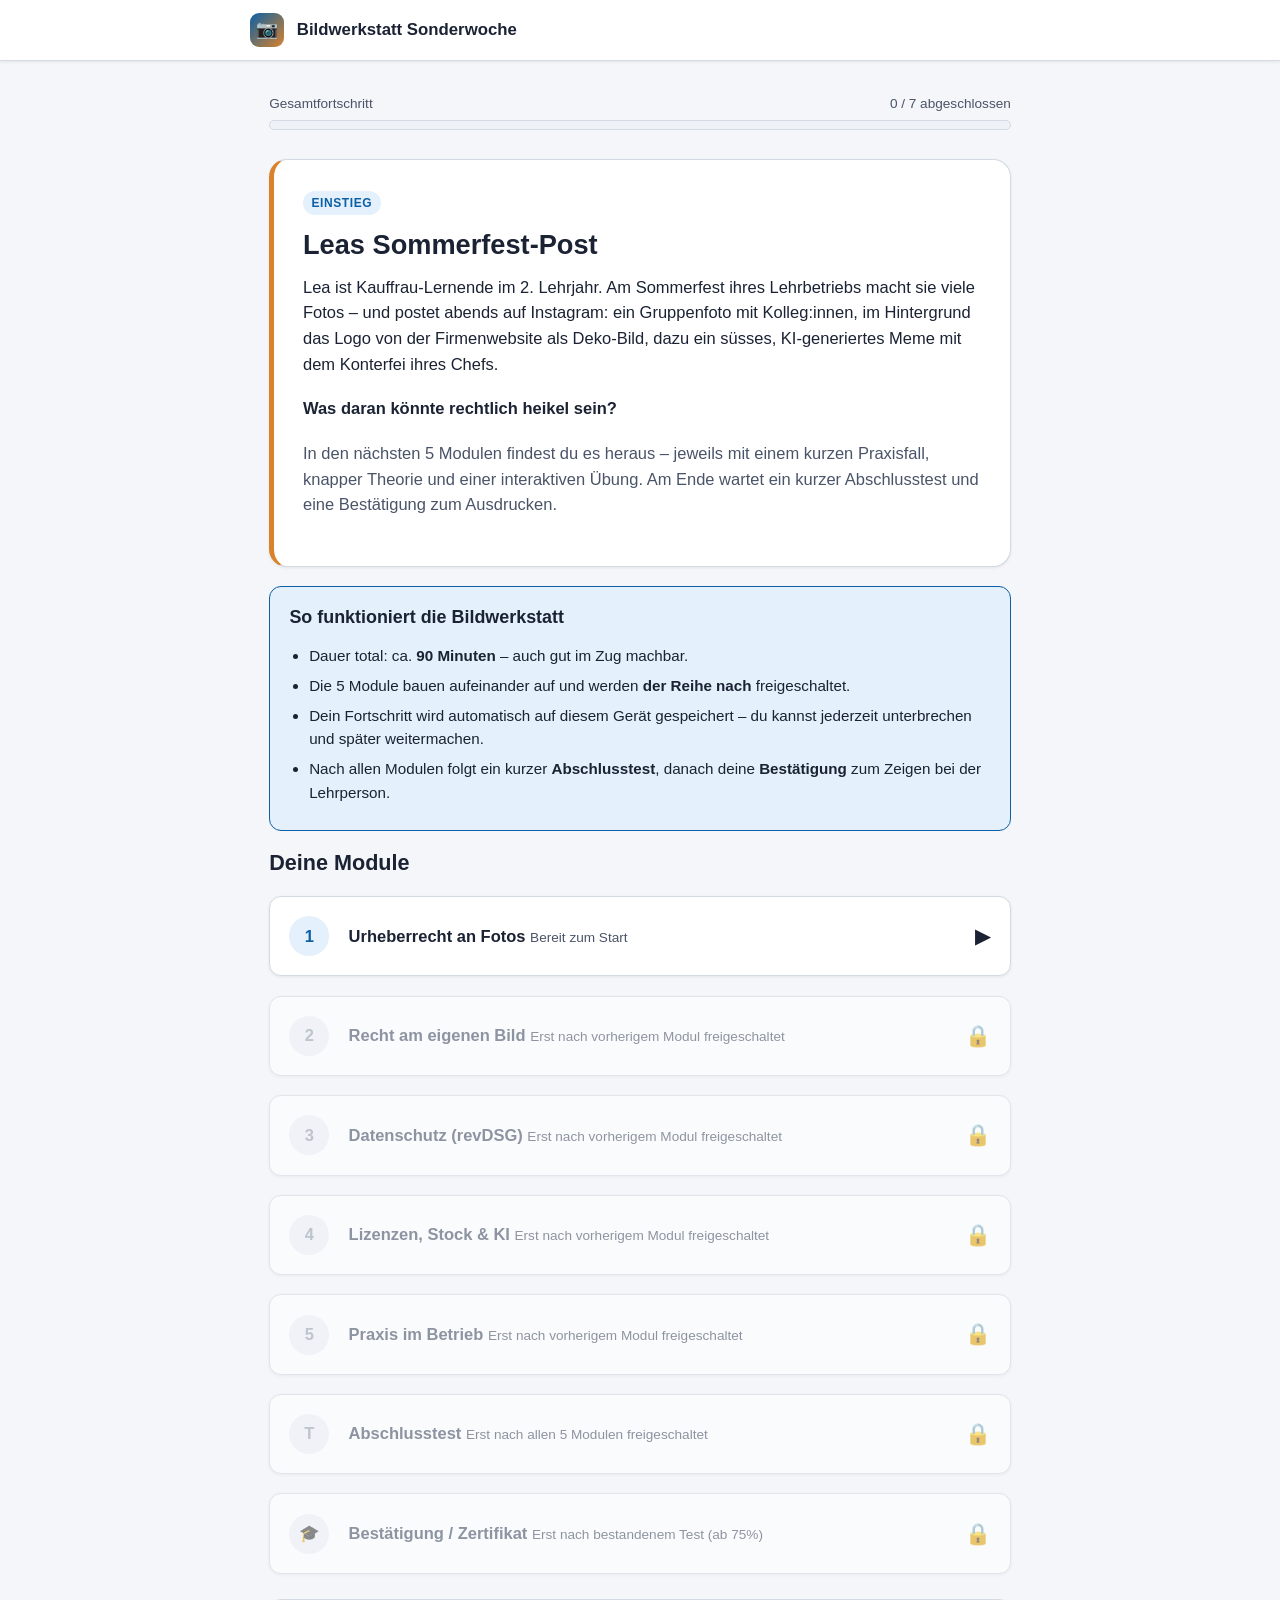
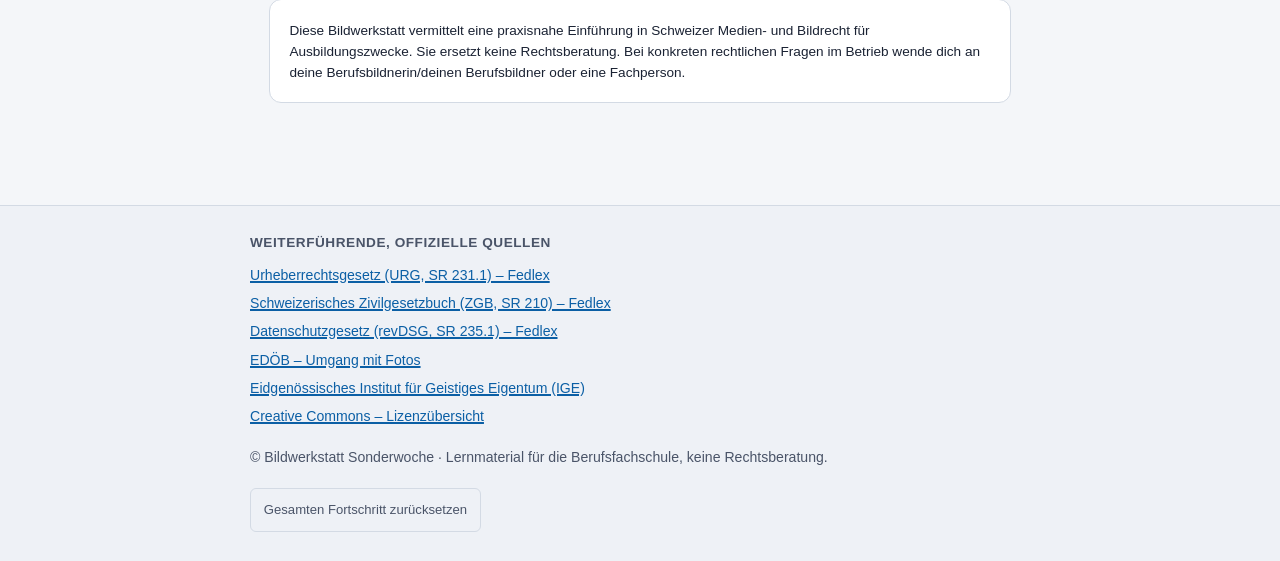
<file: index.html>
<!DOCTYPE html>
<html lang="de">
<head>
<meta charset="UTF-8">
<meta name="viewport" content="width=device-width, initial-scale=1, viewport-fit=cover">
<title>Bildwerkstatt Sonderwoche – Schweizer Medien- und Bildrecht</title>
<meta name="description" content="Interaktive Bildwerkstatt für KV-Lernende: Urheberrecht, Recht am eigenen Bild, Datenschutz, Lizenzen und KI-Bilder – praxisnah nach Schweizer Recht.">
<link rel="stylesheet" href="assets/css/style.css">
</head>
<body>
<a class="skip-link" href="#main">Zum Inhalt springen</a>

<header class="site-header">
  <div class="site-header__inner">
    <a class="brand" href="index.html">
      <span class="brand__mark" aria-hidden="true">📷</span>
      Bildwerkstatt Sonderwoche
    </a>
  </div>
</header>

<main id="main">

  <div class="progress-wrap">
    <div id="progress-bar-container"></div>
  </div>

  <section class="card card--scenario">
    <span class="tag">Einstieg</span>
    <h1>Leas Sommerfest-Post</h1>
    <p>
      Lea ist Kauffrau-Lernende im 2. Lehrjahr. Am Sommerfest ihres Lehrbetriebs macht
      sie viele Fotos – und postet abends auf Instagram: ein Gruppenfoto mit
      Kolleg:innen, im Hintergrund das Logo von der Firmenwebsite als Deko-Bild, dazu
      ein süsses, KI-generiertes Meme mit dem Konterfei ihres Chefs.
    </p>
    <p><strong>Was daran könnte rechtlich heikel sein?</strong></p>
    <p class="text-muted">
      In den nächsten 5 Modulen findest du es heraus – jeweils mit einem kurzen
      Praxisfall, knapper Theorie und einer interaktiven Übung. Am Ende wartet ein
      kurzer Abschlusstest und eine Bestätigung zum Ausdrucken.
    </p>
  </section>

  <section class="box box--info">
    <h3>So funktioniert die Bildwerkstatt</h3>
    <ul>
      <li>Dauer total: ca. <strong>90 Minuten</strong> – auch gut im Zug machbar.</li>
      <li>Die 5 Module bauen aufeinander auf und werden <strong>der Reihe nach</strong> freigeschaltet.</li>
      <li>Dein Fortschritt wird automatisch auf diesem Gerät gespeichert – du kannst
        jederzeit unterbrechen und später weitermachen.</li>
      <li>Nach allen Modulen folgt ein kurzer <strong>Abschlusstest</strong>, danach
        deine <strong>Bestätigung</strong> zum Zeigen bei der Lehrperson.</li>
    </ul>
  </section>

  <h2>Deine Module</h2>
  <ul class="module-list" id="module-list"></ul>

  <div class="disclaimer">
    Diese Bildwerkstatt vermittelt eine praxisnahe Einführung in Schweizer Medien- und
    Bildrecht für Ausbildungszwecke. Sie ersetzt keine Rechtsberatung. Bei konkreten
    rechtlichen Fragen im Betrieb wende dich an deine Berufsbildnerin/deinen
    Berufsbildner oder eine Fachperson.
  </div>

</main>

<footer class="site-footer">
  <div class="site-footer__inner">
    <h4>Weiterführende, offizielle Quellen</h4>
    <ul>
      <li><a href="https://www.fedlex.admin.ch/eli/cc/1993/1798_1798_1798/de" target="_blank" rel="noopener">Urheberrechtsgesetz (URG, SR 231.1) – Fedlex</a></li>
      <li><a href="https://www.fedlex.admin.ch/eli/cc/24/233_245_233/de" target="_blank" rel="noopener">Schweizerisches Zivilgesetzbuch (ZGB, SR 210) – Fedlex</a></li>
      <li><a href="https://www.fedlex.admin.ch/eli/cc/2022/491/de" target="_blank" rel="noopener">Datenschutzgesetz (revDSG, SR 235.1) – Fedlex</a></li>
      <li><a href="https://www.edoeb.admin.ch/de/umgang-mit-fotos" target="_blank" rel="noopener">EDÖB – Umgang mit Fotos</a></li>
      <li><a href="https://www.ige.ch" target="_blank" rel="noopener">Eidgenössisches Institut für Geistiges Eigentum (IGE)</a></li>
      <li><a href="https://creativecommons.org/licenses/" target="_blank" rel="noopener">Creative Commons – Lizenzübersicht</a></li>
    </ul>
    <p>© Bildwerkstatt Sonderwoche · Lernmaterial für die Berufsfachschule, keine Rechtsberatung.</p>
    <button class="reset-btn" id="reset-btn" type="button">Gesamten Fortschritt zurücksetzen</button>
  </div>
</footer>

<script type="module">
  import { renderProgressBar, renderModuleList, setupResetButton } from "./assets/js/progress.js";
  renderProgressBar(document.getElementById("progress-bar-container"), "Gesamtfortschritt");
  renderModuleList(document.getElementById("module-list"));
  setupResetButton(document.getElementById("reset-btn"));
</script>
</body>
</html>
</file>
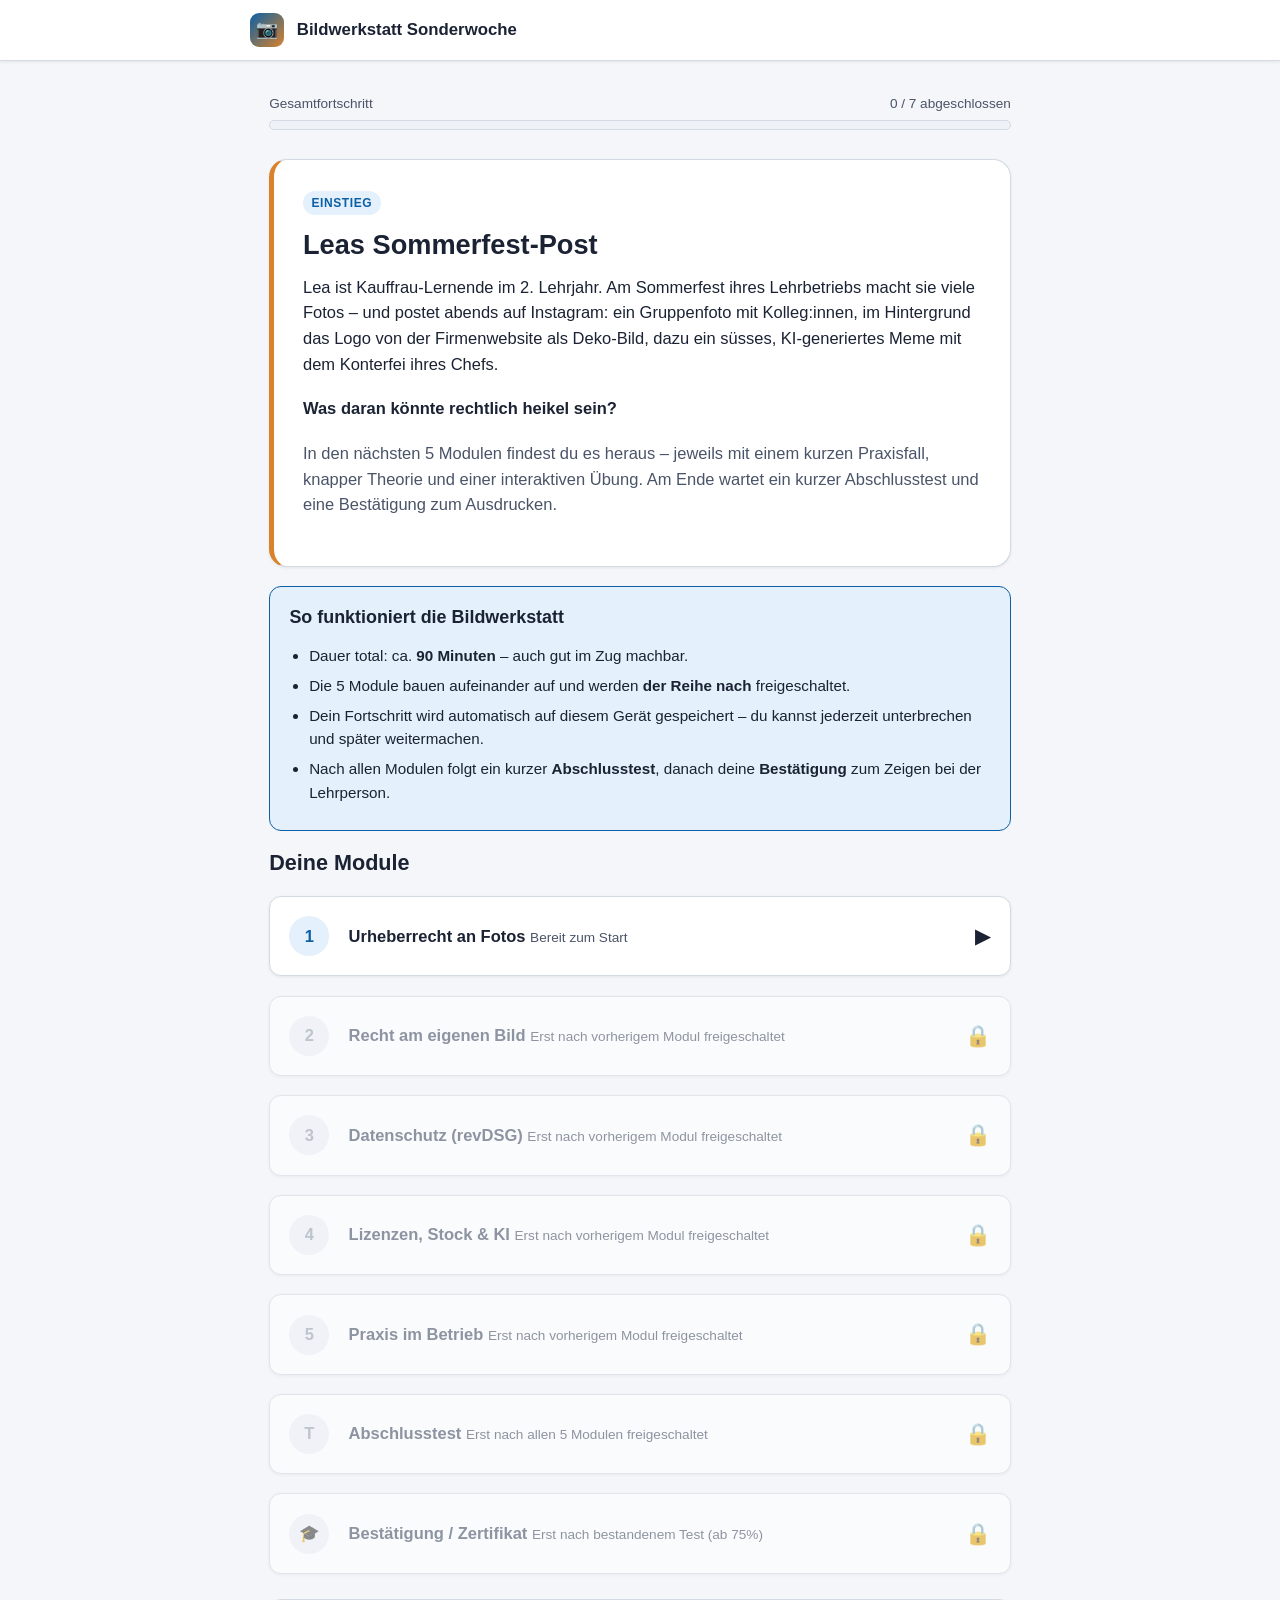
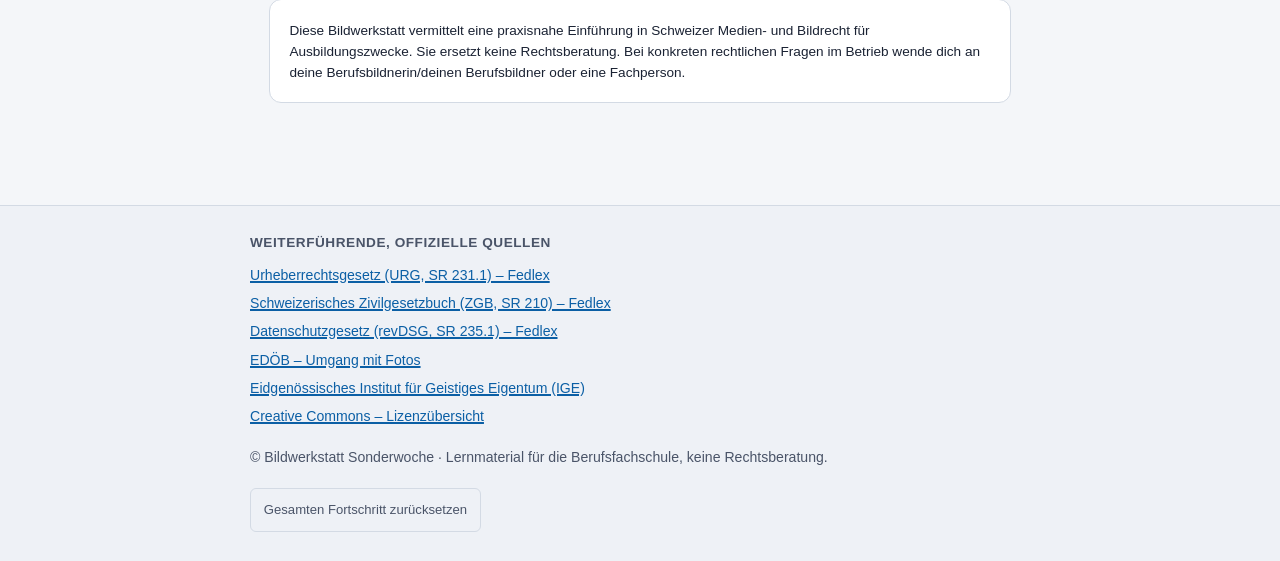
<file: zertifikat.html>
<!DOCTYPE html>
<html lang="de">
<head>
<meta charset="UTF-8">
<meta name="viewport" content="width=device-width, initial-scale=1, viewport-fit=cover">
<title>Bestätigung – Bildwerkstatt Sonderwoche</title>
<meta name="description" content="Bestätigung über den erfolgreichen Abschluss der Bildwerkstatt Sonderwoche.">
<link rel="stylesheet" href="assets/css/style.css">
</head>
<body>
<a class="skip-link" href="#main">Zum Inhalt springen</a>

<header class="site-header no-print">
  <div class="site-header__inner">
    <a class="brand" href="index.html">
      <span class="brand__mark" aria-hidden="true">📷</span>
      Bildwerkstatt Sonderwoche
    </a>
    <a class="home-link" href="index.html">← Übersicht</a>
  </div>
</header>

<main id="main">
  <div class="module-breadcrumb no-print">Bestätigung / Zertifikat</div>

  <div id="cert-root"></div>

</main>

<footer class="site-footer">
  <div class="site-footer__inner">
    <div class="disclaimer">
      Diese Bildwerkstatt vermittelt eine praxisnahe Einführung in Schweizer Medien-
      und Bildrecht für Ausbildungszwecke. Sie ersetzt keine Rechtsberatung. Bei
      konkreten rechtlichen Fragen im Betrieb wende dich an deine
      Berufsbildnerin/deinen Berufsbildner oder eine Fachperson.
    </div>
    <button class="reset-btn no-print" id="reset-btn" type="button">Gesamten Fortschritt zurücksetzen</button>
  </div>
</footer>

<script type="module">
  import { setupResetButton, enforceUnlock } from "./assets/js/progress.js";
  import { initCertificate } from "./assets/js/certificate.js";

  if (enforceUnlock("cert")) {
    setupResetButton(document.getElementById("reset-btn"));
    initCertificate(document.getElementById("cert-root"));
  }
</script>
</body>
</html>
</file>
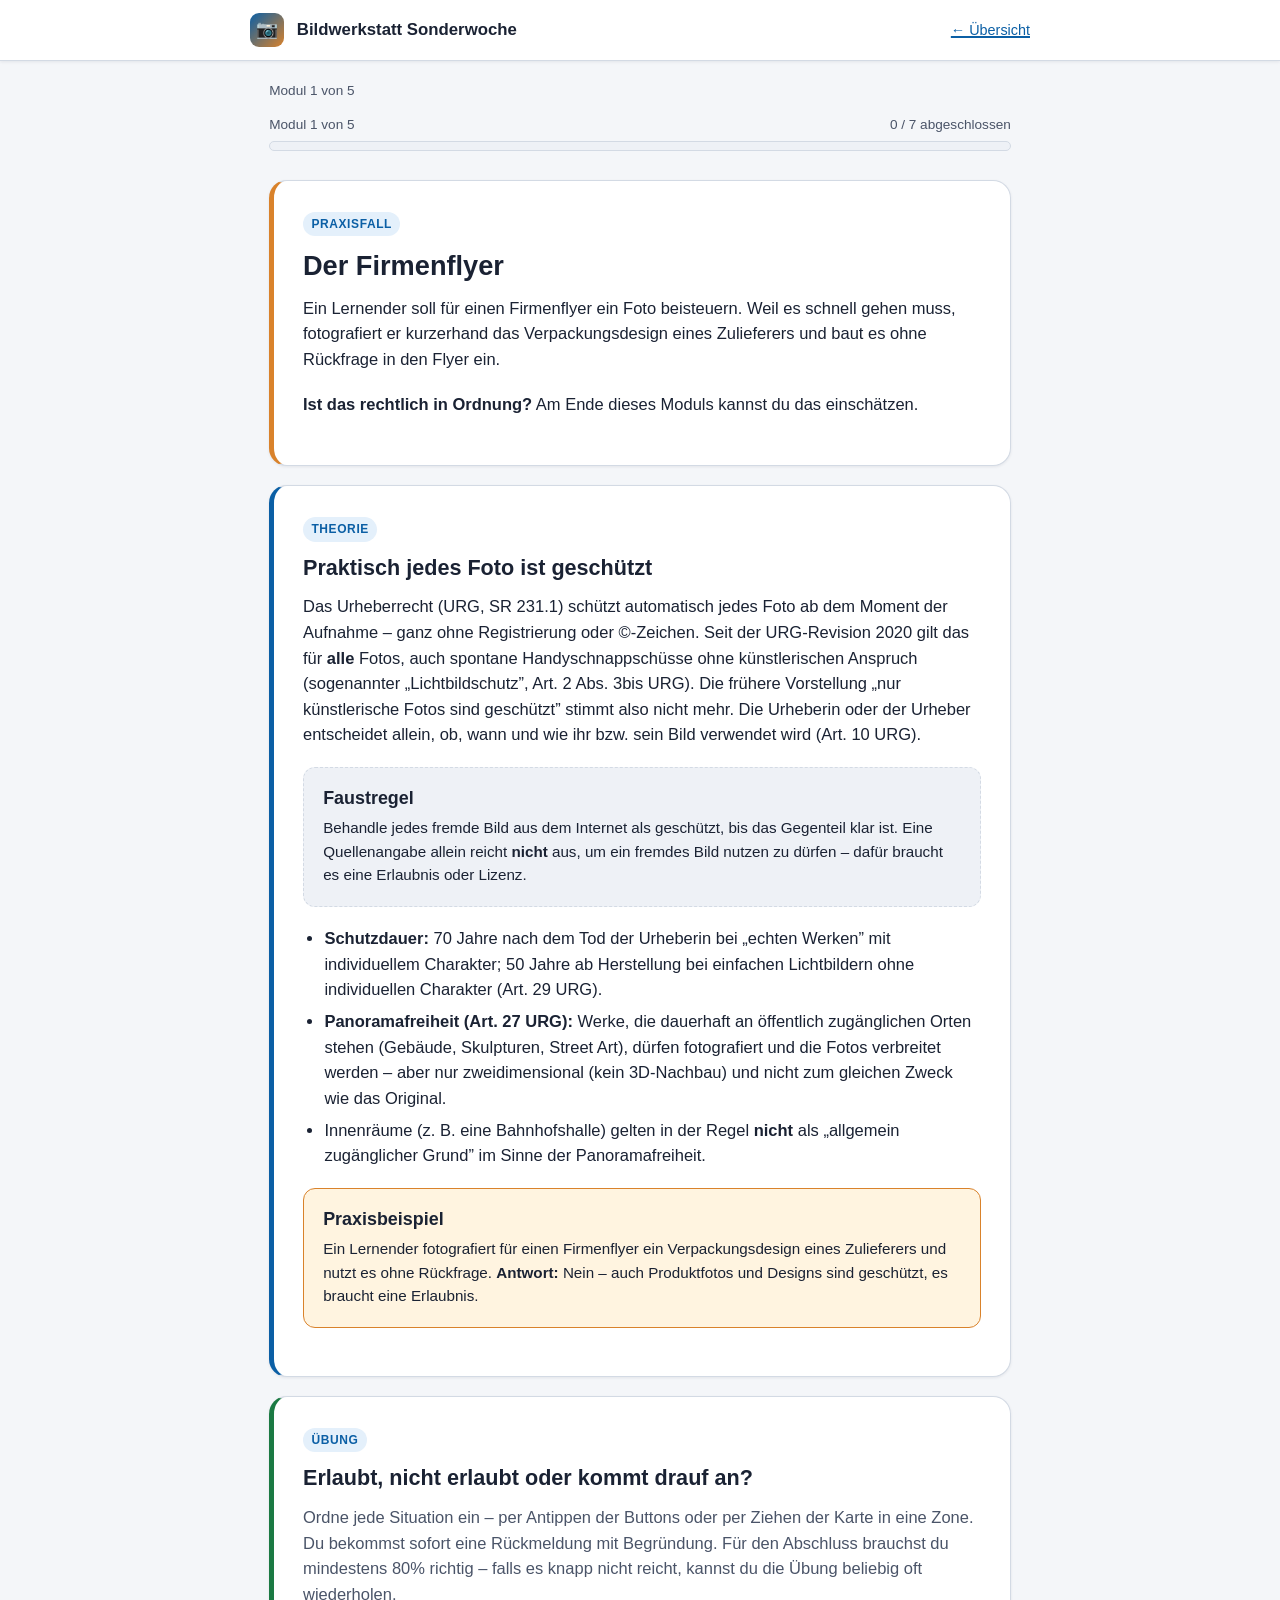
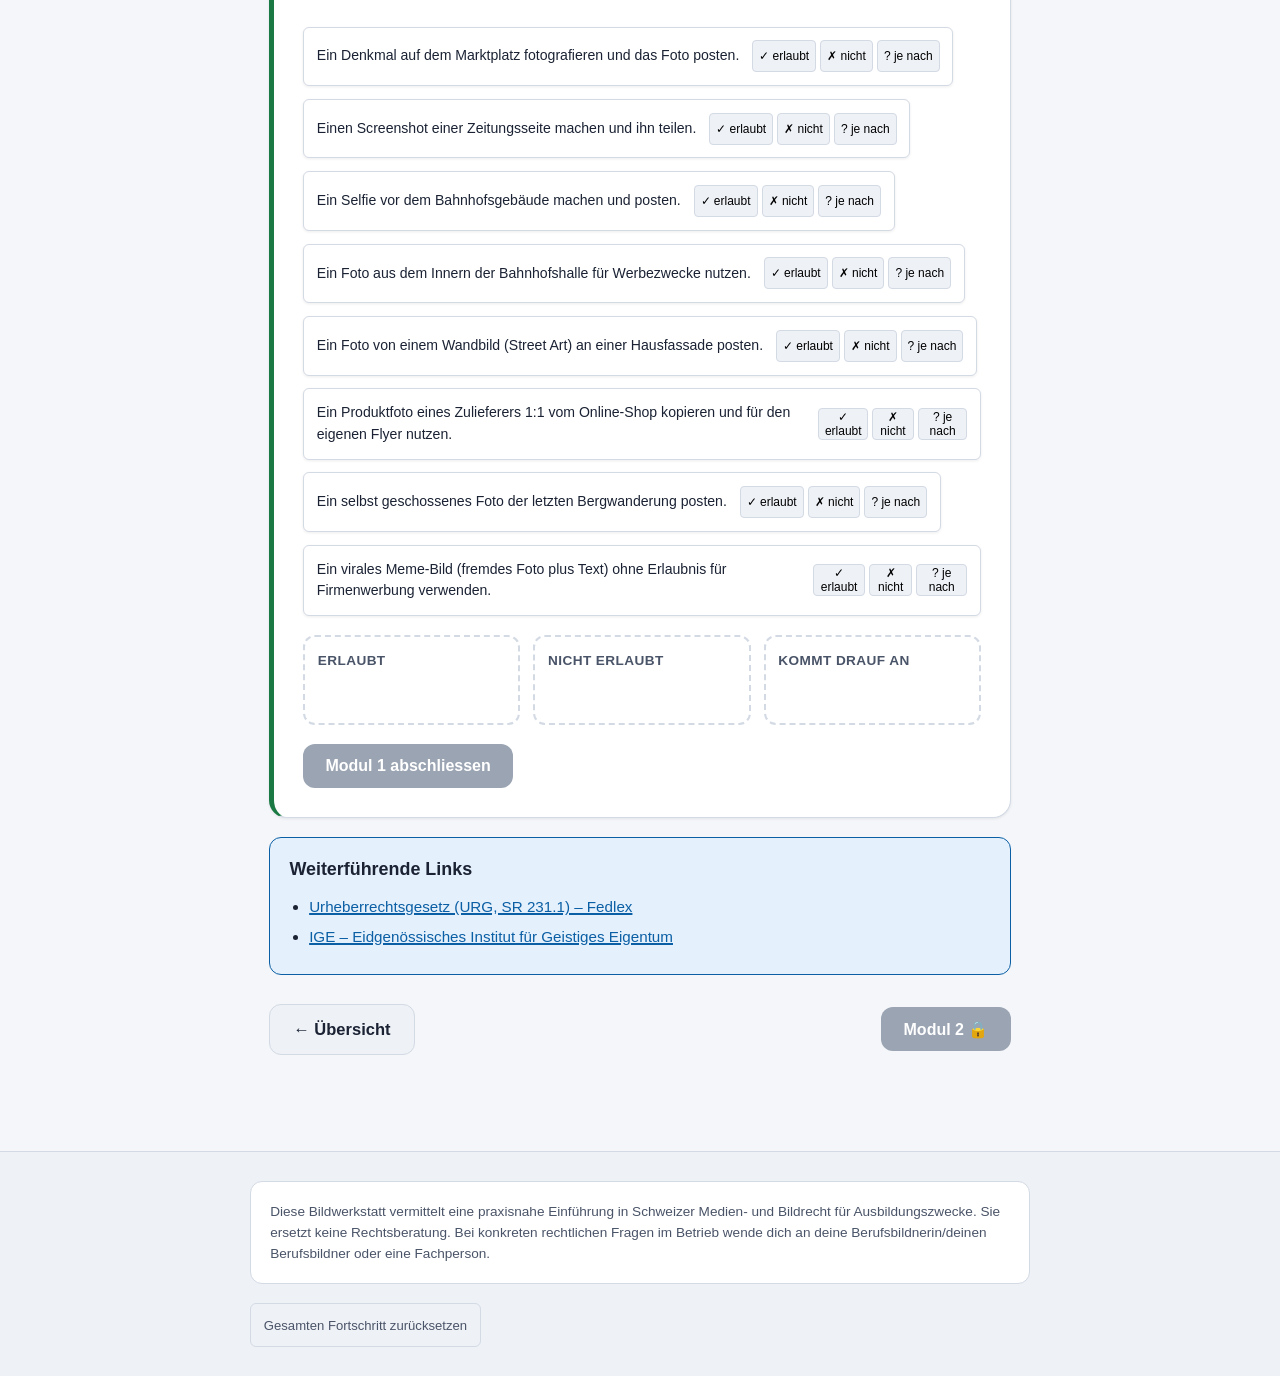
<file: module/01-urheberrecht.html>
<!DOCTYPE html>
<html lang="de">
<head>
<meta charset="UTF-8">
<meta name="viewport" content="width=device-width, initial-scale=1, viewport-fit=cover">
<title>Modul 1: Urheberrecht an Fotos – Bildwerkstatt Sonderwoche</title>
<meta name="description" content="Modul 1: Urheberrecht an Fotos (URG) – was ist geschützt, Panoramafreiheit und Praxisbeispiele.">
<link rel="stylesheet" href="../assets/css/style.css">
</head>
<body>
<a class="skip-link" href="#main">Zum Inhalt springen</a>

<header class="site-header">
  <div class="site-header__inner">
    <a class="brand" href="../index.html">
      <span class="brand__mark" aria-hidden="true">📷</span>
      Bildwerkstatt Sonderwoche
    </a>
    <a class="home-link" href="../index.html">← Übersicht</a>
  </div>
</header>

<main id="main">
  <div class="module-breadcrumb">Modul 1 von 5</div>
  <div class="progress-wrap">
    <div id="progress-bar-container"></div>
  </div>

  <section class="card card--scenario">
    <span class="tag">Praxisfall</span>
    <h1>Der Firmenflyer</h1>
    <p>
      Ein Lernender soll für einen Firmenflyer ein Foto beisteuern. Weil es schnell
      gehen muss, fotografiert er kurzerhand das Verpackungsdesign eines Zulieferers
      und baut es ohne Rückfrage in den Flyer ein.
    </p>
    <p><strong>Ist das rechtlich in Ordnung?</strong> Am Ende dieses Moduls kannst du
      das einschätzen.</p>
  </section>

  <section class="card card--theory">
    <span class="tag">Theorie</span>
    <h2>Praktisch jedes Foto ist geschützt</h2>
    <p>
      Das Urheberrecht (URG, SR 231.1) schützt automatisch jedes Foto ab dem Moment
      der Aufnahme – ganz ohne Registrierung oder ©-Zeichen. Seit der URG-Revision
      2020 gilt das für <strong>alle</strong> Fotos, auch spontane Handyschnappschüsse
      ohne künstlerischen Anspruch (sogenannter „Lichtbildschutz”, Art. 2 Abs. 3bis
      URG). Die frühere Vorstellung „nur künstlerische Fotos sind geschützt” stimmt
      also nicht mehr. Die Urheberin oder der Urheber entscheidet allein, ob, wann
      und wie ihr bzw. sein Bild verwendet wird (Art. 10 URG).
    </p>

    <div class="box box--rule">
      <h3>Faustregel</h3>
      <p>Behandle jedes fremde Bild aus dem Internet als geschützt, bis das Gegenteil
        klar ist. Eine Quellenangabe allein reicht <strong>nicht</strong> aus, um ein
        fremdes Bild nutzen zu dürfen – dafür braucht es eine Erlaubnis oder Lizenz.</p>
    </div>

    <ul>
      <li><strong>Schutzdauer:</strong> 70 Jahre nach dem Tod der Urheberin bei
        „echten Werken” mit individuellem Charakter; 50 Jahre ab Herstellung bei
        einfachen Lichtbildern ohne individuellen Charakter (Art. 29 URG).</li>
      <li><strong>Panoramafreiheit (Art. 27 URG):</strong> Werke, die dauerhaft an
        öffentlich zugänglichen Orten stehen (Gebäude, Skulpturen, Street Art), dürfen
        fotografiert und die Fotos verbreitet werden – aber nur zweidimensional (kein
        3D-Nachbau) und nicht zum gleichen Zweck wie das Original.</li>
      <li>Innenräume (z. B. eine Bahnhofshalle) gelten in der Regel <strong>nicht</strong>
        als „allgemein zugänglicher Grund” im Sinne der Panoramafreiheit.</li>
    </ul>

    <div class="box box--tip">
      <h3>Praxisbeispiel</h3>
      <p>Ein Lernender fotografiert für einen Firmenflyer ein Verpackungsdesign eines
        Zulieferers und nutzt es ohne Rückfrage. <strong>Antwort:</strong> Nein – auch
        Produktfotos und Designs sind geschützt, es braucht eine Erlaubnis.</p>
    </div>
  </section>

  <section class="card card--exercise">
    <span class="tag">Übung</span>
    <h2>Erlaubt, nicht erlaubt oder kommt drauf an?</h2>
    <p class="text-muted">Ordne jede Situation ein – per Antippen der Buttons oder
      per Ziehen der Karte in eine Zone. Du bekommst sofort eine Rückmeldung mit
      Begründung. Für den Abschluss brauchst du mindestens 80% richtig – falls es
      knapp nicht reicht, kannst du die Übung beliebig oft wiederholen.</p>

    <div class="dnd-pool" id="m1-pool"></div>

    <div class="dnd-board">
      <div class="dnd-zone" data-zone="erlaubt">
        <div class="dnd-zone__title">Erlaubt</div>
        <div class="dnd-zone__items"></div>
      </div>
      <div class="dnd-zone" data-zone="nicht_erlaubt">
        <div class="dnd-zone__title">Nicht erlaubt</div>
        <div class="dnd-zone__items"></div>
      </div>
      <div class="dnd-zone" data-zone="kommt_drauf_an">
        <div class="dnd-zone__title">Kommt drauf an</div>
        <div class="dnd-zone__items"></div>
      </div>
    </div>

    <div id="m1-feedback" class="exercise-feedback"></div>
    <div id="m1-summary" class="exercise-summary"></div>

    <div class="btn-row">
      <button type="button" id="m1-complete-btn" class="btn" disabled>Modul 1 abschliessen</button>
    </div>
  </section>

  <section class="box box--info">
    <h3>Weiterführende Links</h3>
    <ul>
      <li><a href="https://www.fedlex.admin.ch/eli/cc/1993/1798_1798_1798/de" target="_blank" rel="noopener">Urheberrechtsgesetz (URG, SR 231.1) – Fedlex</a></li>
      <li><a href="https://www.ige.ch" target="_blank" rel="noopener">IGE – Eidgenössisches Institut für Geistiges Eigentum</a></li>
    </ul>
  </section>

  <nav class="module-nav" id="module-nav" aria-label="Modul-Navigation"></nav>
</main>

<footer class="site-footer">
  <div class="site-footer__inner">
    <div class="disclaimer">
      Diese Bildwerkstatt vermittelt eine praxisnahe Einführung in Schweizer Medien-
      und Bildrecht für Ausbildungszwecke. Sie ersetzt keine Rechtsberatung. Bei
      konkreten rechtlichen Fragen im Betrieb wende dich an deine
      Berufsbildnerin/deinen Berufsbildner oder eine Fachperson.
    </div>
    <button class="reset-btn" id="reset-btn" type="button">Gesamten Fortschritt zurücksetzen</button>
  </div>
</footer>

<script type="module">
  import { renderProgressBar, renderModuleNav, setupResetButton, enforceUnlock } from "../assets/js/progress.js";
  import { initModule1 } from "../assets/js/interactions.js";

  if (enforceUnlock("module", 1)) {
    renderProgressBar(document.getElementById("progress-bar-container"), "Modul 1 von 5");
    renderModuleNav(document.getElementById("module-nav"), 1);
    setupResetButton(document.getElementById("reset-btn"));
    initModule1();
  }
</script>
</body>
</html>
</file>
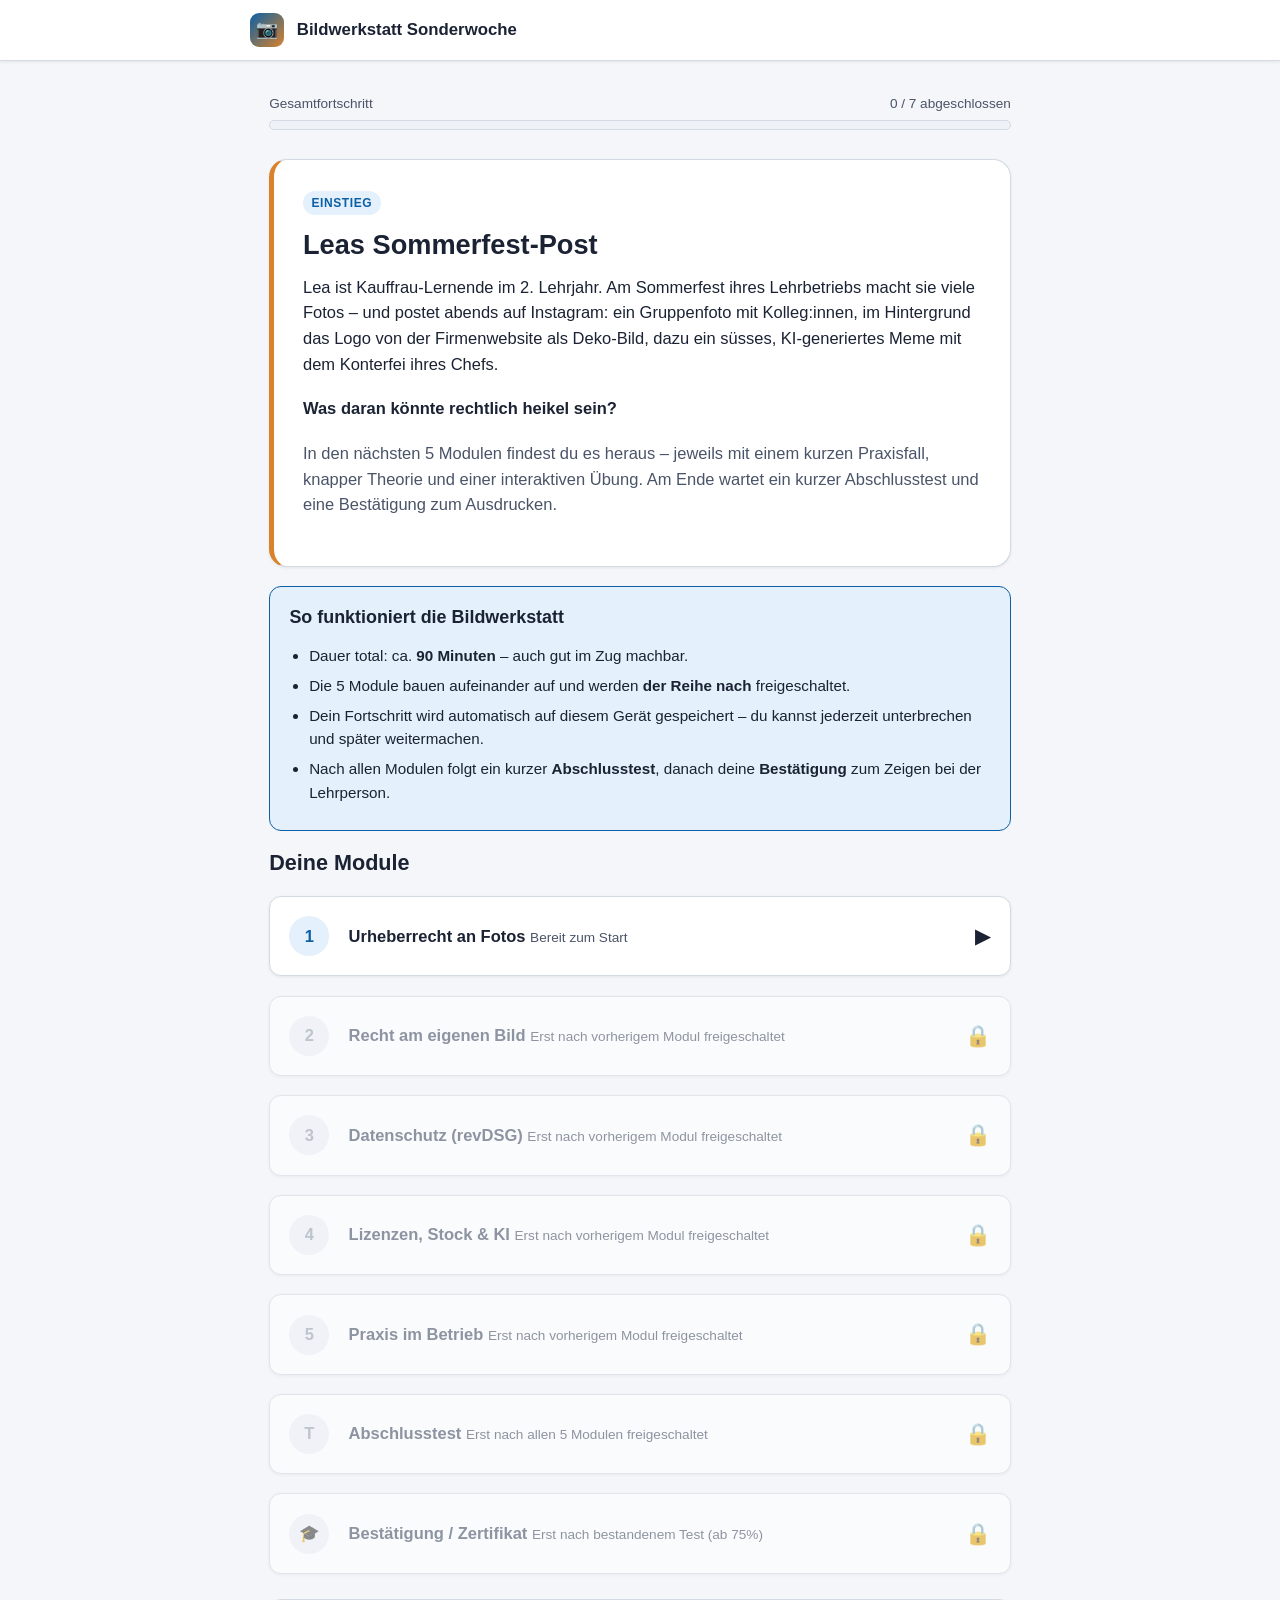
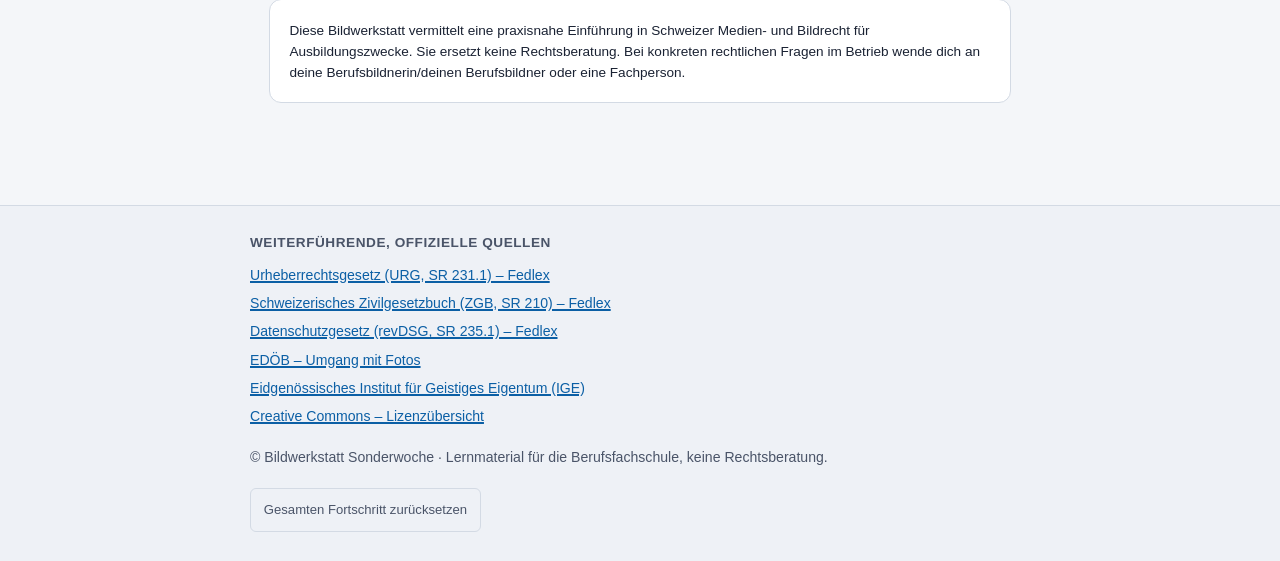
<file: module/02-recht-am-bild.html>
<!DOCTYPE html>
<html lang="de">
<head>
<meta charset="UTF-8">
<meta name="viewport" content="width=device-width, initial-scale=1, viewport-fit=cover">
<title>Modul 2: Recht am eigenen Bild – Bildwerkstatt Sonderwoche</title>
<meta name="description" content="Modul 2: Recht am eigenen Bild nach Art. 28 ZGB – Einwilligung, Beiwerk-Regel, Gruppenfotos.">
<link rel="stylesheet" href="../assets/css/style.css">
</head>
<body>
<a class="skip-link" href="#main">Zum Inhalt springen</a>

<header class="site-header">
  <div class="site-header__inner">
    <a class="brand" href="../index.html">
      <span class="brand__mark" aria-hidden="true">📷</span>
      Bildwerkstatt Sonderwoche
    </a>
    <a class="home-link" href="../index.html">← Übersicht</a>
  </div>
</header>

<main id="main">
  <div class="module-breadcrumb">Modul 2 von 5</div>
  <div class="progress-wrap">
    <div id="progress-bar-container"></div>
  </div>

  <section class="card card--scenario">
    <span class="tag">Praxisfall</span>
    <h1>Die Firmenbroschüre</h1>
    <p>
      Die Marketing-Abteilung möchte ein Foto vom letzten Teamausflug für die neue
      Firmenbroschüre verwenden. Die Kolleg:innen auf dem Bild hatten damals nur
      mündlich zugestimmt, dass das Foto ins Intranet darf.
    </p>
    <p><strong>Reicht diese Zustimmung auch für die gedruckte Broschüre?</strong></p>
  </section>

  <section class="card card--theory">
    <span class="tag">Theorie</span>
    <h2>Du bestimmst über dein eigenes Bild</h2>
    <p>
      Unabhängig vom Urheberrecht am Foto gilt: Wer widerrechtlich in seiner
      Persönlichkeit verletzt wird, kann sich gerichtlich wehren (Art. 28 ZGB). Eine
      Verletzung ist widerrechtlich, <strong>ausser</strong> sie ist durch
      Einwilligung, ein überwiegendes privates oder öffentliches Interesse oder ein
      Gesetz gerechtfertigt – wer sich darauf beruft, muss das auch beweisen. Das
      gilt auch bei Gruppenfotos: Laut EDÖB wiegt der Eingriff weniger schwer, wenn
      keine Einzelperson aus der Gruppe „heraussticht” und erkennbar im Fokus steht.
    </p>

    <div class="box box--rule">
      <h3>Die Beiwerk-Regel des EDÖB</h3>
      <p>Werden Personen im öffentlichen Raum nur als „Beiwerk” fotografiert (z. B.
        Passant:innen vor einer Sehenswürdigkeit), reicht es, das Bild auf Verlangen
        zu löschen bzw. nicht zu veröffentlichen – eine aktive Ansprache vorher ist
        nicht nötig. Bei gezielten Einzelporträts braucht es dagegen vorher eine
        informierte Einwilligung.</p>
    </div>

    <ul>
      <li>Eine einmal gegebene Einwilligung kann jederzeit widerrufen werden – führt
        der Widerruf zu einem Schaden (z. B. bereits gedruckte Flyer), kann eine
        Schadenersatzpflicht entstehen.</li>
      <li>Kommerzielle Nutzung eines Personenbilds (z. B. Werbung) braucht immer eine
        ausdrückliche, konkrete Einwilligung – eine allgemeine, pauschale Zustimmung
        reicht nicht.</li>
    </ul>

    <div class="box box--tip">
      <h3>Praxisbeispiel</h3>
      <p>Die mündliche Zustimmung fürs Intranet deckt die gedruckte Broschüre
        <strong>nicht</strong> ab. Es braucht eine neue, konkrete Einwilligung –
        schriftlich empfohlen.</p>
    </div>
  </section>

  <section class="card card--exercise">
    <span class="tag">Übung</span>
    <h2>Darf ich das Foto posten?</h2>
    <p class="text-muted">Beantworte die Fragen Schritt für Schritt und erhalte am
      Ende eine begründete Einschätzung.</p>

    <div id="m2-path" class="tree-path"></div>
    <div id="m2-tree"></div>

    <div class="btn-row">
      <button type="button" id="m2-complete-btn" class="btn" disabled>Modul 2 abschliessen</button>
    </div>
  </section>

  <section class="box box--info">
    <h3>Weiterführende Links</h3>
    <ul>
      <li><a href="https://www.fedlex.admin.ch/eli/cc/24/233_245_233/de" target="_blank" rel="noopener">Schweizerisches Zivilgesetzbuch (ZGB, SR 210) – Fedlex</a></li>
      <li><a href="https://www.edoeb.admin.ch/de/umgang-mit-fotos" target="_blank" rel="noopener">EDÖB – Umgang mit Fotos</a></li>
    </ul>
  </section>

  <nav class="module-nav" id="module-nav" aria-label="Modul-Navigation"></nav>
</main>

<footer class="site-footer">
  <div class="site-footer__inner">
    <div class="disclaimer">
      Diese Bildwerkstatt vermittelt eine praxisnahe Einführung in Schweizer Medien-
      und Bildrecht für Ausbildungszwecke. Sie ersetzt keine Rechtsberatung. Bei
      konkreten rechtlichen Fragen im Betrieb wende dich an deine
      Berufsbildnerin/deinen Berufsbildner oder eine Fachperson.
    </div>
    <button class="reset-btn" id="reset-btn" type="button">Gesamten Fortschritt zurücksetzen</button>
  </div>
</footer>

<script type="module">
  import { renderProgressBar, renderModuleNav, setupResetButton, enforceUnlock } from "../assets/js/progress.js";
  import { initModule2 } from "../assets/js/interactions.js";

  if (enforceUnlock("module", 2)) {
    renderProgressBar(document.getElementById("progress-bar-container"), "Modul 2 von 5");
    renderModuleNav(document.getElementById("module-nav"), 2);
    setupResetButton(document.getElementById("reset-btn"));
    initModule2();
  }
</script>
</body>
</html>
</file>
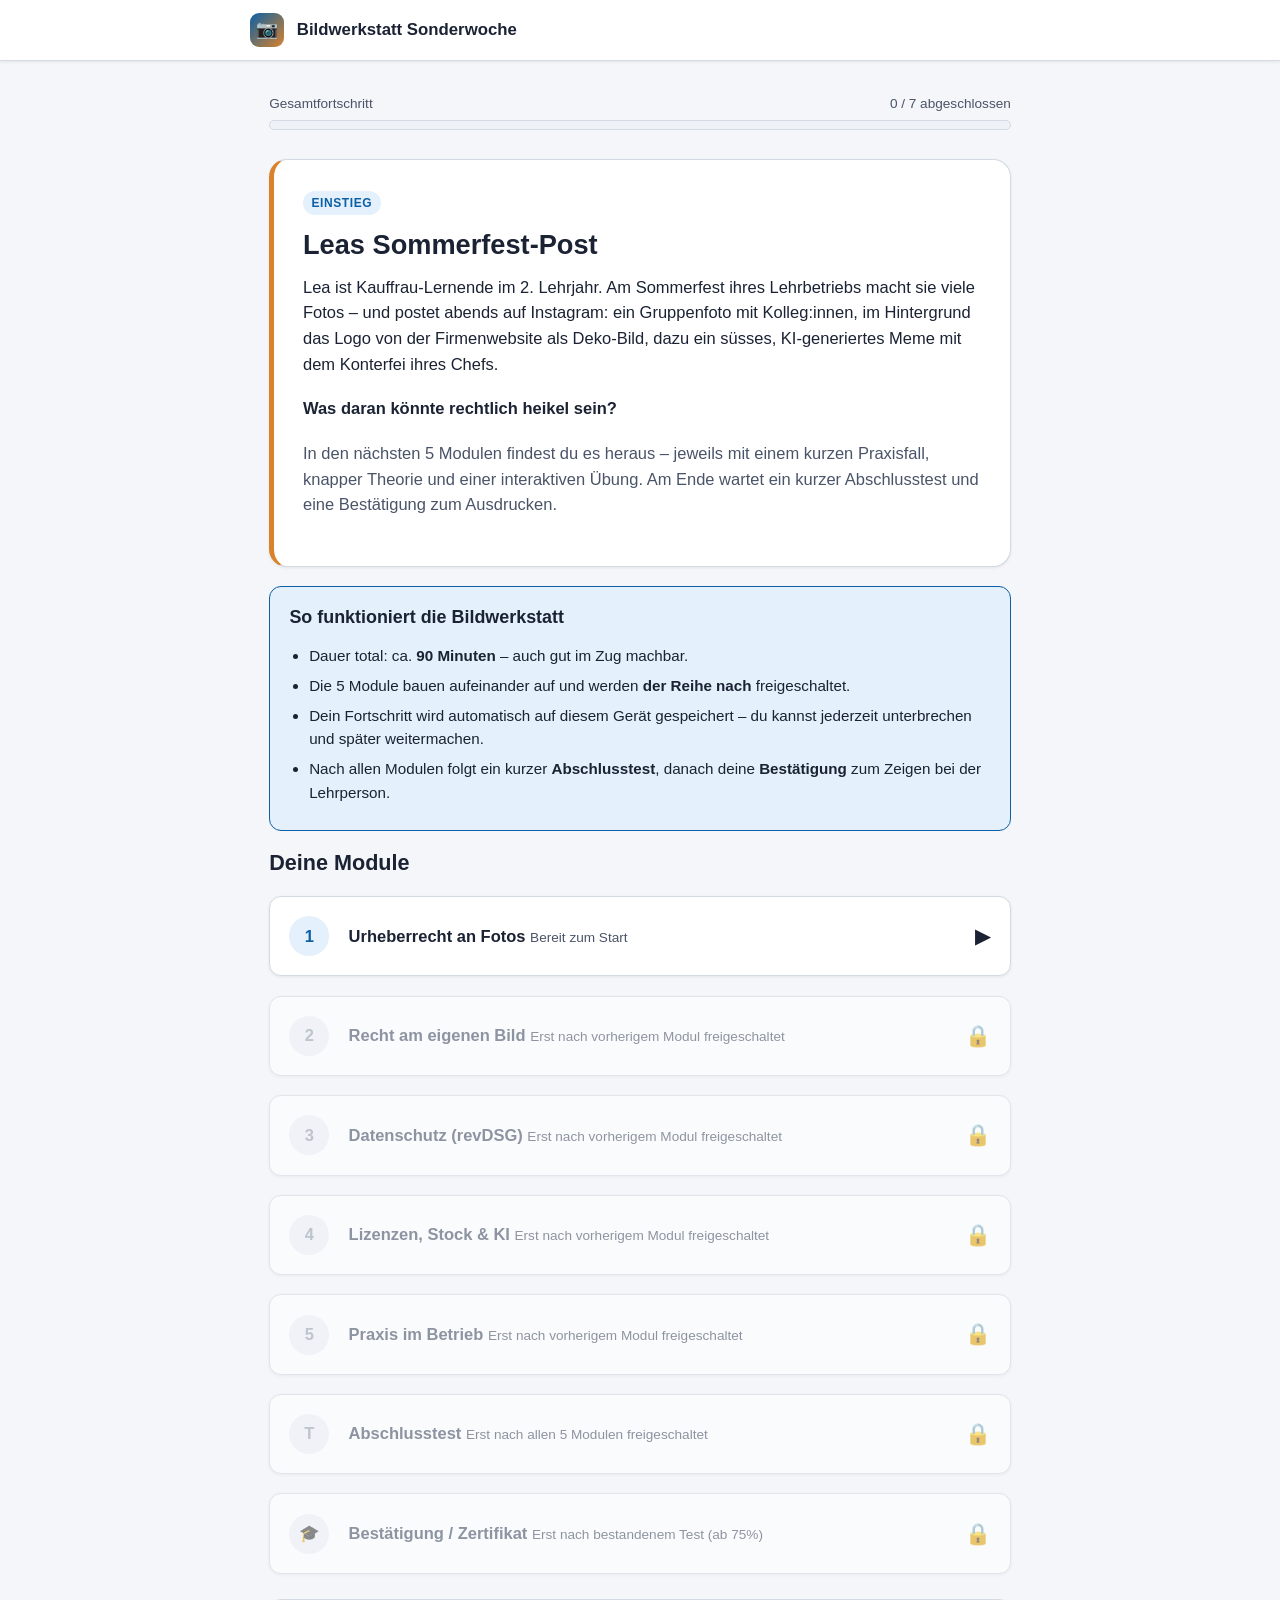
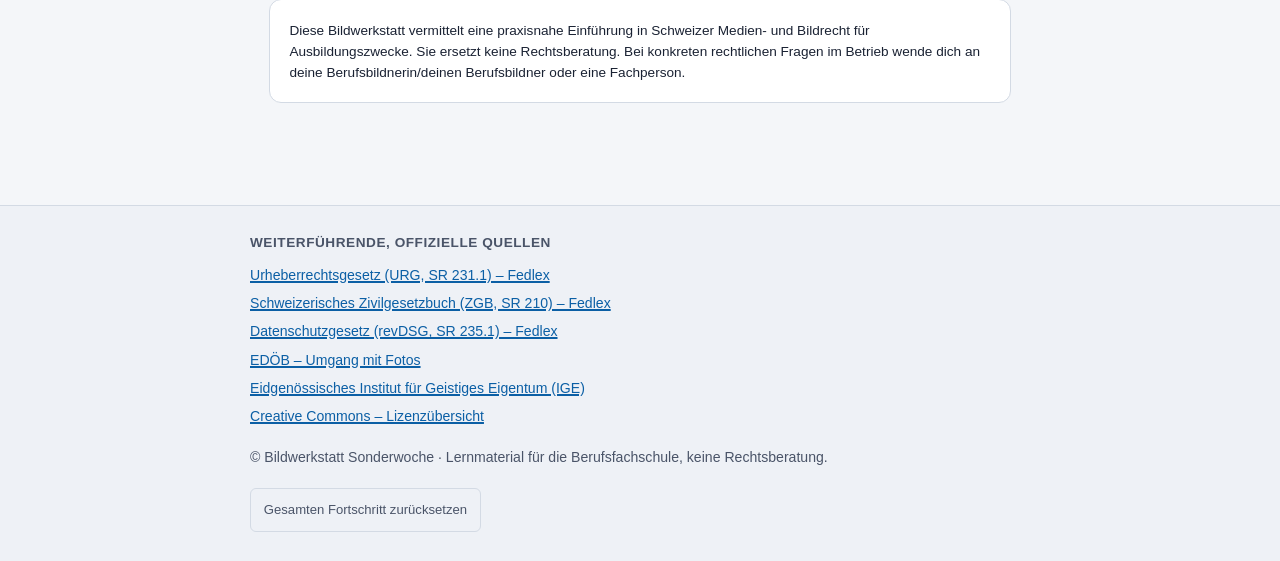
<file: module/03-datenschutz.html>
<!DOCTYPE html>
<html lang="de">
<head>
<meta charset="UTF-8">
<meta name="viewport" content="width=device-width, initial-scale=1, viewport-fit=cover">
<title>Modul 3: Datenschutz (revDSG) – Bildwerkstatt Sonderwoche</title>
<meta name="description" content="Modul 3: Datenschutz nach revDSG – Fotos als Personendaten, Einwilligung, Minderjährige.">
<link rel="stylesheet" href="../assets/css/style.css">
</head>
<body>
<a class="skip-link" href="#main">Zum Inhalt springen</a>

<header class="site-header">
  <div class="site-header__inner">
    <a class="brand" href="../index.html">
      <span class="brand__mark" aria-hidden="true">📷</span>
      Bildwerkstatt Sonderwoche
    </a>
    <a class="home-link" href="../index.html">← Übersicht</a>
  </div>
</header>

<main id="main">
  <div class="module-breadcrumb">Modul 3 von 5</div>
  <div class="progress-wrap">
    <div id="progress-bar-container"></div>
  </div>

  <section class="card card--scenario">
    <span class="tag">Praxisfall</span>
    <h1>Der LinkedIn-Post</h1>
    <p>
      Der Lehrbetrieb möchte auf LinkedIn ein Kurzporträt der neuen Lernenden
      veröffentlichen – mit Foto, Namen und ein paar Sätzen zur Person.
    </p>
    <p><strong>Was muss vorher geklärt werden, bevor das online geht?</strong></p>
  </section>

  <section class="card card--theory">
    <span class="tag">Theorie</span>
    <h2>Fotos sind Personendaten</h2>
    <p>
      Seit 1. September 2023 gilt das revidierte Datenschutzgesetz (revDSG, SR
      235.1). Personendaten sind alle Angaben, die einer Person zugeordnet werden
      können – ausdrücklich auch Video- und Bildaufnahmen. Firmen müssen bei jeder
      Beschaffung von Personendaten – auch beim Fotografieren von Mitarbeitenden –
      vorgängig informieren, wofür die Daten bzw. Bilder verwendet werden.
      „Privacy by Design/Default” bedeutet: Datenschutz wird von Anfang an
      mitgedacht, nicht erst nachträglich.
    </p>

    <div class="box box--rule">
      <h3>Mitarbeiterfotos richtig einholen</h3>
      <p>Für Team-Seite, Social Media oder Kundenanlässe braucht es grundsätzlich
        eine informierte, freiwillige Einwilligung – am besten schriftlich, mit
        klarer Angabe, <strong>wo</strong> das Bild verwendet wird. Website ≠
        Broschüre ≠ Social Media: „Ich habe fürs Intranet unterschrieben” deckt
        nicht automatisch den Flyer am Bahnhof ab.</p>
    </div>

    <ul>
      <li>Bei Minderjährigen (z. B. Lernende unter 18) braucht es zusätzlich die
        Zustimmung der Erziehungsberechtigten.</li>
      <li>Am besten wird auch festgehalten, wie lange ein Bild online bleibt – z. B.
        bis zum Austritt aus dem Betrieb.</li>
    </ul>

    <div class="box box--tip">
      <h3>Praxisbeispiel</h3>
      <p>Vor dem LinkedIn-Post braucht es eine konkrete, informierte Einwilligung;
        bei Minderjährigen zusätzlich die Zustimmung der Eltern; zudem sollte
        geklärt sein, wie lange das Bild online bleibt.</p>
    </div>
  </section>

  <section class="card card--exercise">
    <span class="tag">Übung</span>
    <h2>Checkliste vor dem Posten</h2>
    <p class="text-muted">Kreuze an, was du für dieses Szenario schon geklärt hast,
      und lass deine Auswahl auswerten. Für den Abschluss brauchst du mindestens
      80% der nötigen Punkte – du kannst deine Auswahl beliebig anpassen und
      erneut auswerten.</p>

    <ul class="checklist" id="m3-checklist"></ul>

    <div class="btn-row">
      <button type="button" id="m3-eval-btn" class="btn btn--secondary">Auswerten</button>
    </div>
    <div id="m3-result"></div>

    <div class="btn-row">
      <button type="button" id="m3-complete-btn" class="btn" disabled>Modul 3 abschliessen</button>
    </div>
  </section>

  <section class="box box--info">
    <h3>Weiterführende Links</h3>
    <ul>
      <li><a href="https://www.fedlex.admin.ch/eli/cc/2022/491/de" target="_blank" rel="noopener">Datenschutzgesetz (revDSG, SR 235.1) – Fedlex</a></li>
      <li><a href="https://www.edoeb.admin.ch/de/umgang-mit-fotos" target="_blank" rel="noopener">EDÖB – Umgang mit Fotos</a></li>
    </ul>
  </section>

  <nav class="module-nav" id="module-nav" aria-label="Modul-Navigation"></nav>
</main>

<footer class="site-footer">
  <div class="site-footer__inner">
    <div class="disclaimer">
      Diese Bildwerkstatt vermittelt eine praxisnahe Einführung in Schweizer Medien-
      und Bildrecht für Ausbildungszwecke. Sie ersetzt keine Rechtsberatung. Bei
      konkreten rechtlichen Fragen im Betrieb wende dich an deine
      Berufsbildnerin/deinen Berufsbildner oder eine Fachperson.
    </div>
    <button class="reset-btn" id="reset-btn" type="button">Gesamten Fortschritt zurücksetzen</button>
  </div>
</footer>

<script type="module">
  import { renderProgressBar, renderModuleNav, setupResetButton, enforceUnlock } from "../assets/js/progress.js";
  import { initModule3 } from "../assets/js/interactions.js";

  if (enforceUnlock("module", 3)) {
    renderProgressBar(document.getElementById("progress-bar-container"), "Modul 3 von 5");
    renderModuleNav(document.getElementById("module-nav"), 3);
    setupResetButton(document.getElementById("reset-btn"));
    initModule3();
  }
</script>
</body>
</html>
</file>
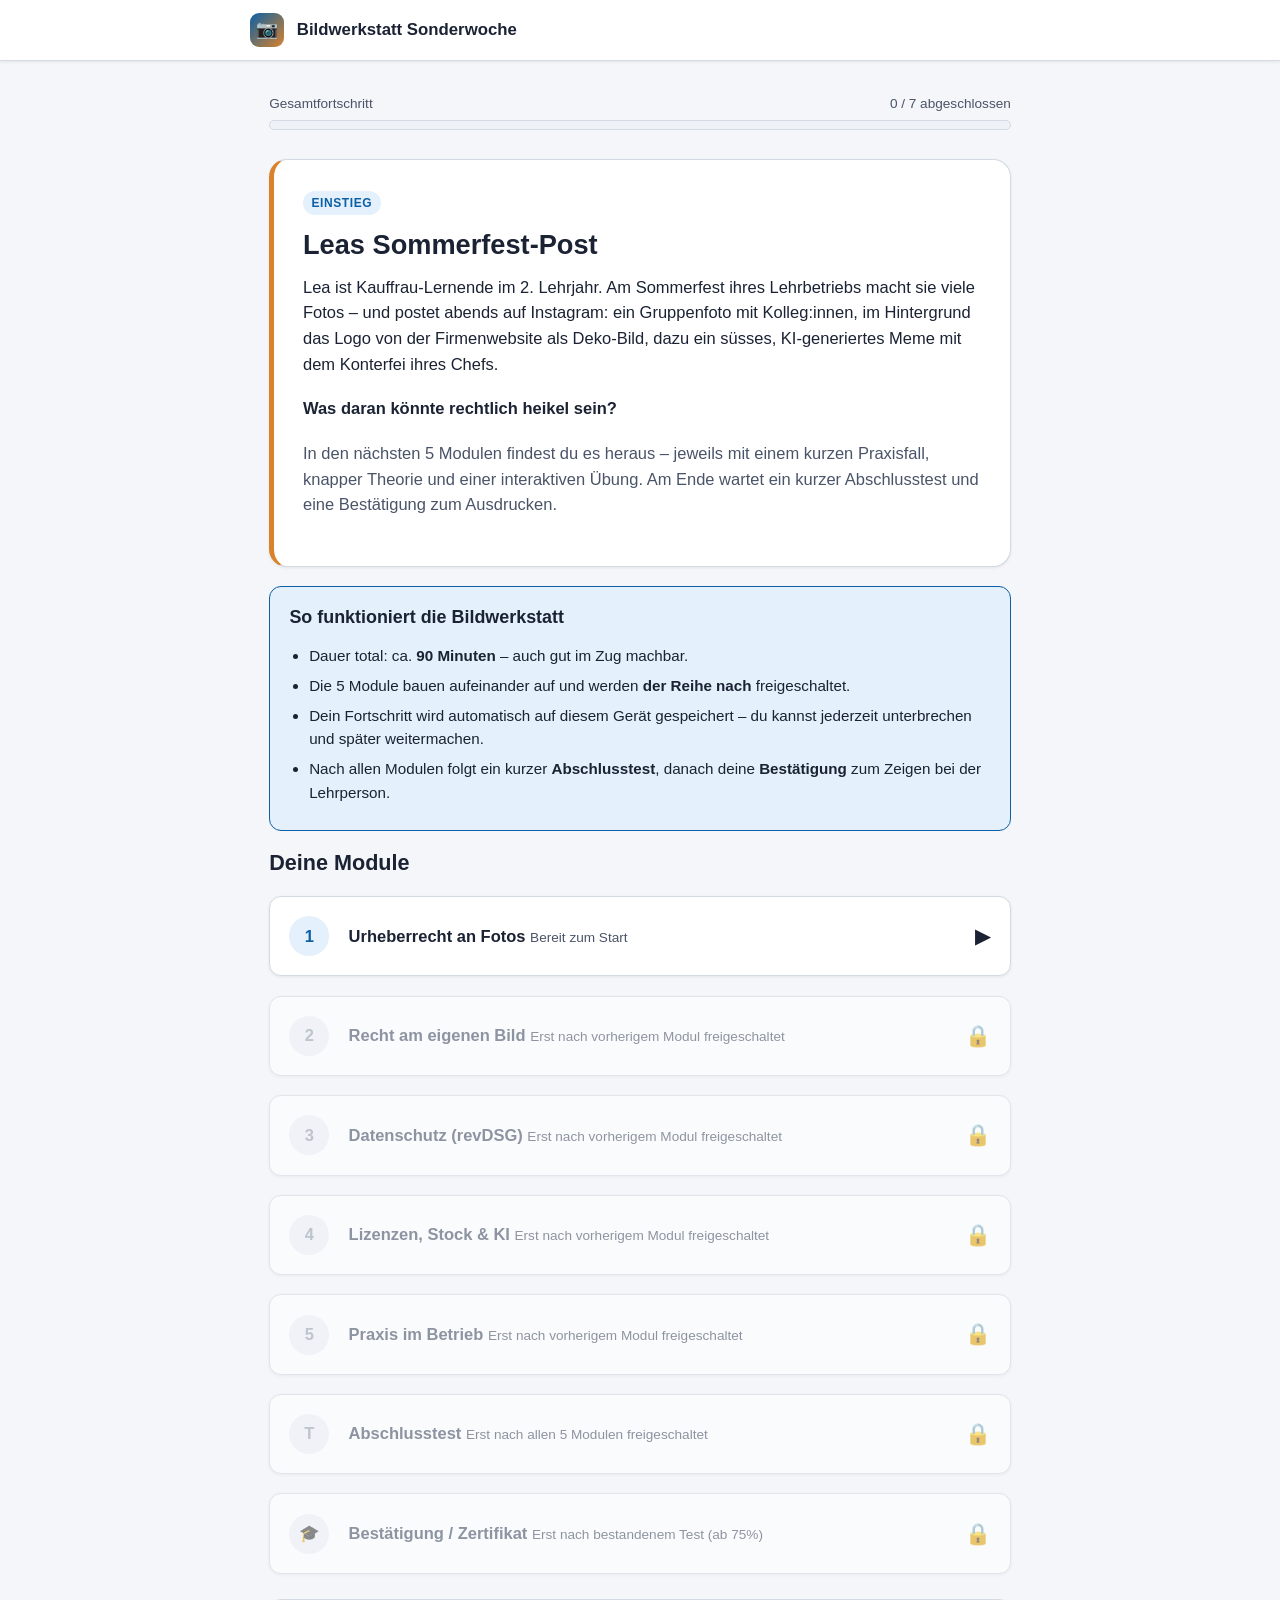
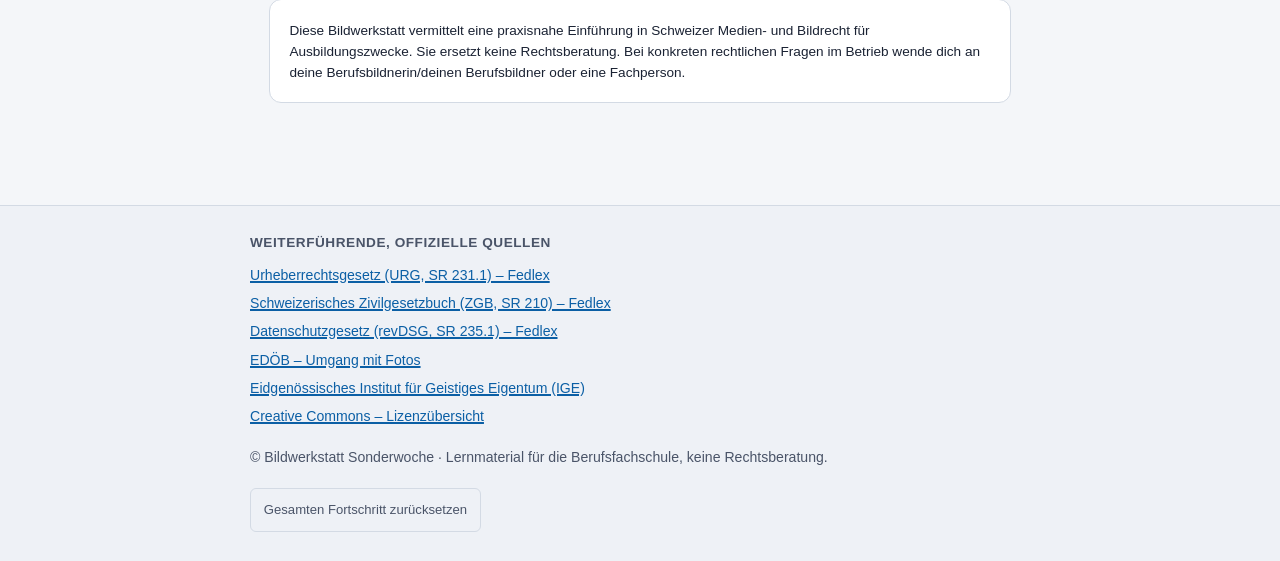
<file: module/04-lizenzen-ki.html>
<!DOCTYPE html>
<html lang="de">
<head>
<meta charset="UTF-8">
<meta name="viewport" content="width=device-width, initial-scale=1, viewport-fit=cover">
<title>Modul 4: Lizenzen, Stockfotos & KI-Bilder – Bildwerkstatt Sonderwoche</title>
<meta name="description" content="Modul 4: Creative Commons, Stockfotos und die aktuelle Rechtslage bei KI-generierten Bildern.">
<link rel="stylesheet" href="../assets/css/style.css">
</head>
<body>
<a class="skip-link" href="#main">Zum Inhalt springen</a>

<header class="site-header">
  <div class="site-header__inner">
    <a class="brand" href="../index.html">
      <span class="brand__mark" aria-hidden="true">📷</span>
      Bildwerkstatt Sonderwoche
    </a>
    <a class="home-link" href="../index.html">← Übersicht</a>
  </div>
</header>

<main id="main">
  <div class="module-breadcrumb">Modul 4 von 5</div>
  <div class="progress-wrap">
    <div id="progress-bar-container"></div>
  </div>

  <section class="card card--scenario">
    <span class="tag">Praxisfall</span>
    <h1>Der Comic-Held aus dem KI-Tool</h1>
    <p>
      Für einen Social-Media-Post generiert ein Lernender mit einem KI-Tool ein Bild
      im Stil eines bekannten Comic-Superhelden – als Blickfang für die Story.
    </p>
    <p><strong>Darf dieses Bild einfach verwendet werden?</strong></p>
  </section>

  <section class="card card--theory">
    <span class="tag">Theorie</span>
    <h2>Lizenzen erkennen, KI-Bilder richtig einschätzen</h2>
    <p>
      <strong>Creative Commons (CC)</strong> ist ein System freier Lizenzen, mit denen
      Urheber:innen selbst festlegen, was andere mit ihrem Werk tun dürfen: Bei
      <strong>CC0</strong> wird praktisch auf alle Rechte verzichtet – freie Nutzung,
      auch kommerziell, ohne Namensnennung. <strong>CC BY</strong> erlaubt freie
      Nutzung inkl. Bearbeitung und kommerziell, verlangt aber eine Namensnennung.
      <strong>CC BY-SA</strong> verlangt zusätzlich, dass Bearbeitungen unter derselben
      Lizenz weitergegeben werden. Weitere Module wie NC (nicht-kommerziell) oder ND
      (keine Bearbeitung) schränken die Nutzung weiter ein.
    </p>

    <div class="box box--rule">
      <h3>Wichtig bei CC-Bildern von Personen</h3>
      <p>Eine CC-Lizenz regelt nur das Urheberrecht am Bild – <strong>nicht</strong>
        die Persönlichkeitsrechte einer abgebildeten Person. Für deren Recht am
        eigenen Bild braucht es trotzdem zusätzlich eine Einwilligung (siehe Modul 2).</p>
    </div>

    <ul>
      <li><strong>Stockfoto-Portale</strong> regeln genau, wofür ein gekauftes Bild
        genutzt werden darf (z. B. nur Social Media, nicht Print) – Lizenzbedingungen
        immer genau lesen.</li>
      <li><strong>KI-generierte Bilder (Stand 2026):</strong> Rein KI-generierte
        Bilder haben nach Schweizer Recht <strong>keinen</strong> Urheberrechtsschutz,
        weil nur natürliche Personen Urheber:in sein können (Art. 6 URG).</li>
      <li>Das heisst auch: Ein KI-Bild „gehört” rechtlich niemandem im
        urheberrechtlichen Sinn – theoretisch könnten es auch andere frei verwenden.</li>
      <li>Vorsicht ist trotzdem geboten: Ähnelt ein KI-Bild stark einem bestehenden
        geschützten Werk (z. B. einem bekannten Logo, Comic-Charakter oder Foto), kann
        das eine Urheberrechtsverletzung darstellen.</li>
      <li>Seit 2. August 2026 gelten neue EU-Transparenzpflichten für realistisch
        wirkende KI-Bilder/Videos – relevant auch für Schweizer Betriebe mit
        EU-Kundschaft. Eine Kennzeichnung von KI-Content ist generell empfehlenswert.</li>
    </ul>

    <div class="box box--tip">
      <h3>Praxisbeispiel</h3>
      <p>Ein KI-Bild im Stil eines bekannten Comic-Superhelden ist heikel: Die
        Ähnlichkeit zum geschützten Charakter kann eine Urheberrechtsverletzung sein
        – auch wenn das KI-Bild selbst nicht geschützt ist. Praxistipp: KI-Bilder im
        Betrieb immer kennzeichnen und im Zweifel Rücksprache mit Vorgesetzten
        halten.</p>
    </div>
  </section>

  <section class="card card--exercise">
    <span class="tag">Übung</span>
    <h2>Zuordnungsspiel: Lizenz und Regel</h2>
    <p class="text-muted">Tippe zuerst auf eine Lizenz-Karte links, dann auf die
      passende Regel rechts.</p>

    <h3 class="text-muted" style="font-size:0.85rem; text-transform:uppercase; letter-spacing:0.03em;">Lizenz / Bildtyp</h3>
    <div class="memory-board" id="m4-cards"></div>

    <h3 class="text-muted" style="font-size:0.85rem; text-transform:uppercase; letter-spacing:0.03em; margin-top:1.2rem;">Nutzungsregel</h3>
    <div class="memory-board" id="m4-rules"></div>

    <div id="m4-feedback" class="exercise-feedback"></div>

    <div class="btn-row">
      <button type="button" id="m4-complete-btn" class="btn" disabled>Modul 4 abschliessen</button>
    </div>
  </section>

  <section class="box box--info">
    <h3>Weiterführende Links</h3>
    <ul>
      <li><a href="https://creativecommons.org/licenses/" target="_blank" rel="noopener">Creative Commons – Lizenzübersicht</a></li>
      <li><a href="https://www.fedlex.admin.ch/eli/cc/1993/1798_1798_1798/de" target="_blank" rel="noopener">Urheberrechtsgesetz (URG, SR 231.1) – Fedlex</a></li>
    </ul>
  </section>

  <nav class="module-nav" id="module-nav" aria-label="Modul-Navigation"></nav>
</main>

<footer class="site-footer">
  <div class="site-footer__inner">
    <div class="disclaimer">
      Diese Bildwerkstatt vermittelt eine praxisnahe Einführung in Schweizer Medien-
      und Bildrecht für Ausbildungszwecke. Sie ersetzt keine Rechtsberatung. Bei
      konkreten rechtlichen Fragen im Betrieb wende dich an deine
      Berufsbildnerin/deinen Berufsbildner oder eine Fachperson.
    </div>
    <button class="reset-btn" id="reset-btn" type="button">Gesamten Fortschritt zurücksetzen</button>
  </div>
</footer>

<script type="module">
  import { renderProgressBar, renderModuleNav, setupResetButton, enforceUnlock } from "../assets/js/progress.js";
  import { initModule4 } from "../assets/js/interactions.js";

  if (enforceUnlock("module", 4)) {
    renderProgressBar(document.getElementById("progress-bar-container"), "Modul 4 von 5");
    renderModuleNav(document.getElementById("module-nav"), 4);
    setupResetButton(document.getElementById("reset-btn"));
    initModule4();
  }
</script>
</body>
</html>
</file>
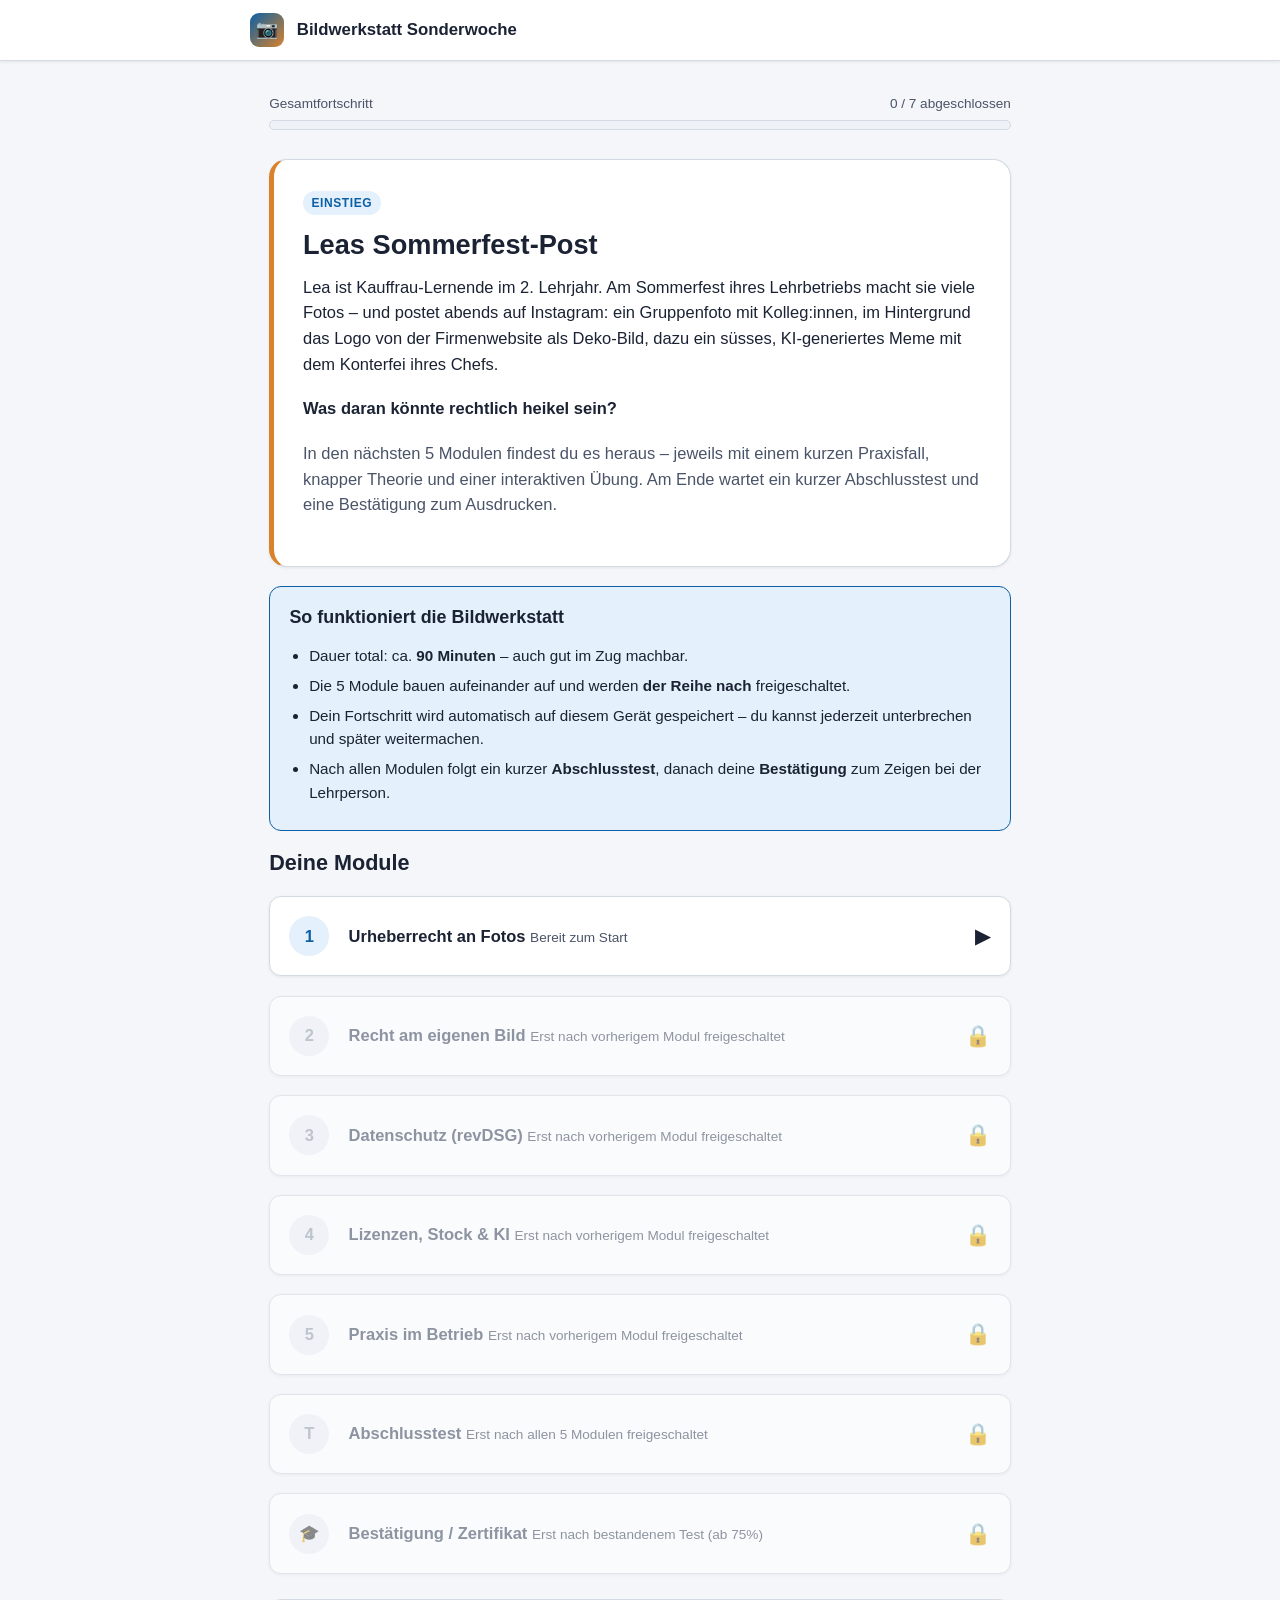
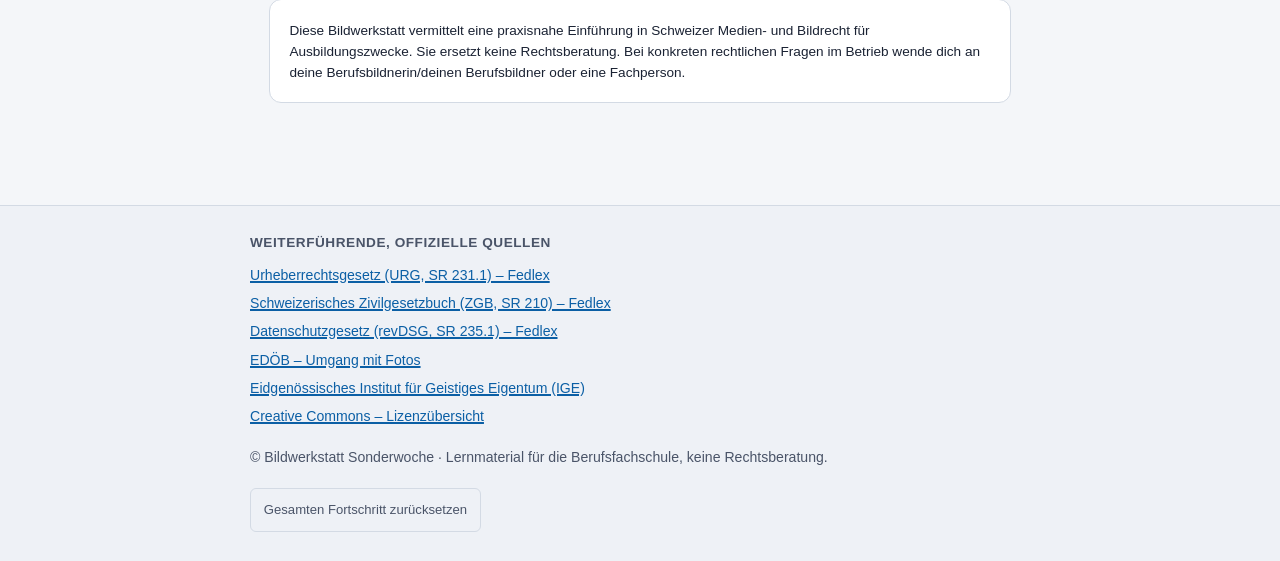
<file: module/05-praxis-betrieb.html>
<!DOCTYPE html>
<html lang="de">
<head>
<meta charset="UTF-8">
<meta name="viewport" content="width=device-width, initial-scale=1, viewport-fit=cover">
<title>Modul 5: Praxis im Betrieb – Bildwerkstatt Sonderwoche</title>
<meta name="description" content="Modul 5: Social Media im Betrieb, öffentlicher Raum, Guidelines – der Post-Freigabe-Simulator.">
<link rel="stylesheet" href="../assets/css/style.css">
</head>
<body>
<a class="skip-link" href="#main">Zum Inhalt springen</a>

<header class="site-header">
  <div class="site-header__inner">
    <a class="brand" href="../index.html">
      <span class="brand__mark" aria-hidden="true">📷</span>
      Bildwerkstatt Sonderwoche
    </a>
    <a class="home-link" href="../index.html">← Übersicht</a>
  </div>
</header>

<main id="main">
  <div class="module-breadcrumb">Modul 5 von 5</div>
  <div class="progress-wrap">
    <div id="progress-bar-container"></div>
  </div>

  <section class="card card--scenario">
    <span class="tag">Abschluss-Case</span>
    <h1>Der Firmenanlass</h1>
    <p>
      Am grossen Firmenanlass war ein Fotograf im Einsatz. Die Social-Media-
      Verantwortliche möchte nun mehrere Bilder für Instagram freigeben – eines zeigt
      auch Kund:innen im Fokus, ein anderes ein KI-generiertes Eventbanner.
    </p>
    <p><strong>Wende alles Gelernte an und entscheide für jede Situation im
      Simulator unten: posten, nicht posten, oder erst Einwilligung einholen?</strong></p>
  </section>

  <section class="card card--theory">
    <span class="tag">Theorie</span>
    <h2>Alles zusammen im Betriebsalltag</h2>
    <p>
      Social-Media-Posts vom Arbeitsplatz sollten Kolleg:innen, Kund:innen und
      interne Dokumente oder Whiteboards nie ohne Erlaubnis zeigen – auch scheinbar
      nebensächliche Hintergrunddetails (ein Whiteboard mit Strategie, ein Prototyp
      im Hintergrund) können Geschäftsgeheimnisse verraten. Auch intern geteilte
      Fotos aus Team-Chat oder Intranet dürfen nicht einfach auf privaten
      Social-Media-Kanälen weiterverwendet werden – die ursprüngliche Zustimmung galt
      nur für den internen Rahmen.
    </p>

    <div class="box box--rule">
      <h3>Faustregel „if you see it, you may shoot it”</h3>
      <p>Sie gilt für Gebäude und Objekte auf öffentlichem Grund (Panoramafreiheit) –
        aber <strong>nicht</strong> automatisch für Personen darauf. Viele Betriebe
        haben (oder sollten haben) eigene Social-Media-Guidelines für Mitarbeitende:
        im Zweifel vor dem Posten fragen statt nachher entschuldigen.</p>
    </div>

    <div class="box box--tip">
      <h3>Die 3 Fragen vor jedem Posten</h3>
      <ol>
        <li>Ist eine erkennbare Person drauf – habe ich ihre Einwilligung?</li>
        <li>Ist das Bild oder Motiv selbst geschützt (Logo, Kunstwerk, fremdes Foto)?</li>
        <li>Zeigt das Bild etwas Internes oder Vertrauliches?</li>
      </ol>
    </div>
  </section>

  <section class="card card--exercise">
    <span class="tag">Übung</span>
    <h2>Post-Freigabe-Simulator</h2>
    <p class="text-muted">Du bist Social-Media-Verantwortliche/r. Entscheide für
      jede Situation und erhalte sofort eine begründete Rückmeldung. Für den
      Abschluss brauchst du mindestens 80% richtig – bei Bedarf kannst du die
      Übung beliebig oft wiederholen.</p>

    <div id="m5-scenarios"></div>
    <div id="m5-summary" class="exercise-summary"></div>

    <div class="btn-row">
      <button type="button" id="m5-complete-btn" class="btn" disabled>Modul 5 abschliessen</button>
    </div>
  </section>

  <section class="box box--info">
    <h3>Weiterführende Links</h3>
    <ul>
      <li><a href="https://www.edoeb.admin.ch/de/umgang-mit-fotos" target="_blank" rel="noopener">EDÖB – Umgang mit Fotos</a></li>
      <li><a href="https://www.fedlex.admin.ch/eli/cc/2022/491/de" target="_blank" rel="noopener">Datenschutzgesetz (revDSG, SR 235.1) – Fedlex</a></li>
    </ul>
  </section>

  <nav class="module-nav" id="module-nav" aria-label="Modul-Navigation"></nav>
</main>

<footer class="site-footer">
  <div class="site-footer__inner">
    <div class="disclaimer">
      Diese Bildwerkstatt vermittelt eine praxisnahe Einführung in Schweizer Medien-
      und Bildrecht für Ausbildungszwecke. Sie ersetzt keine Rechtsberatung. Bei
      konkreten rechtlichen Fragen im Betrieb wende dich an deine
      Berufsbildnerin/deinen Berufsbildner oder eine Fachperson.
    </div>
    <button class="reset-btn" id="reset-btn" type="button">Gesamten Fortschritt zurücksetzen</button>
  </div>
</footer>

<script type="module">
  import { renderProgressBar, renderModuleNav, setupResetButton, enforceUnlock } from "../assets/js/progress.js";
  import { initModule5 } from "../assets/js/interactions.js";

  if (enforceUnlock("module", 5)) {
    renderProgressBar(document.getElementById("progress-bar-container"), "Modul 5 von 5");
    renderModuleNav(document.getElementById("module-nav"), 5);
    setupResetButton(document.getElementById("reset-btn"));
    initModule5();
  }
</script>
</body>
</html>
</file>
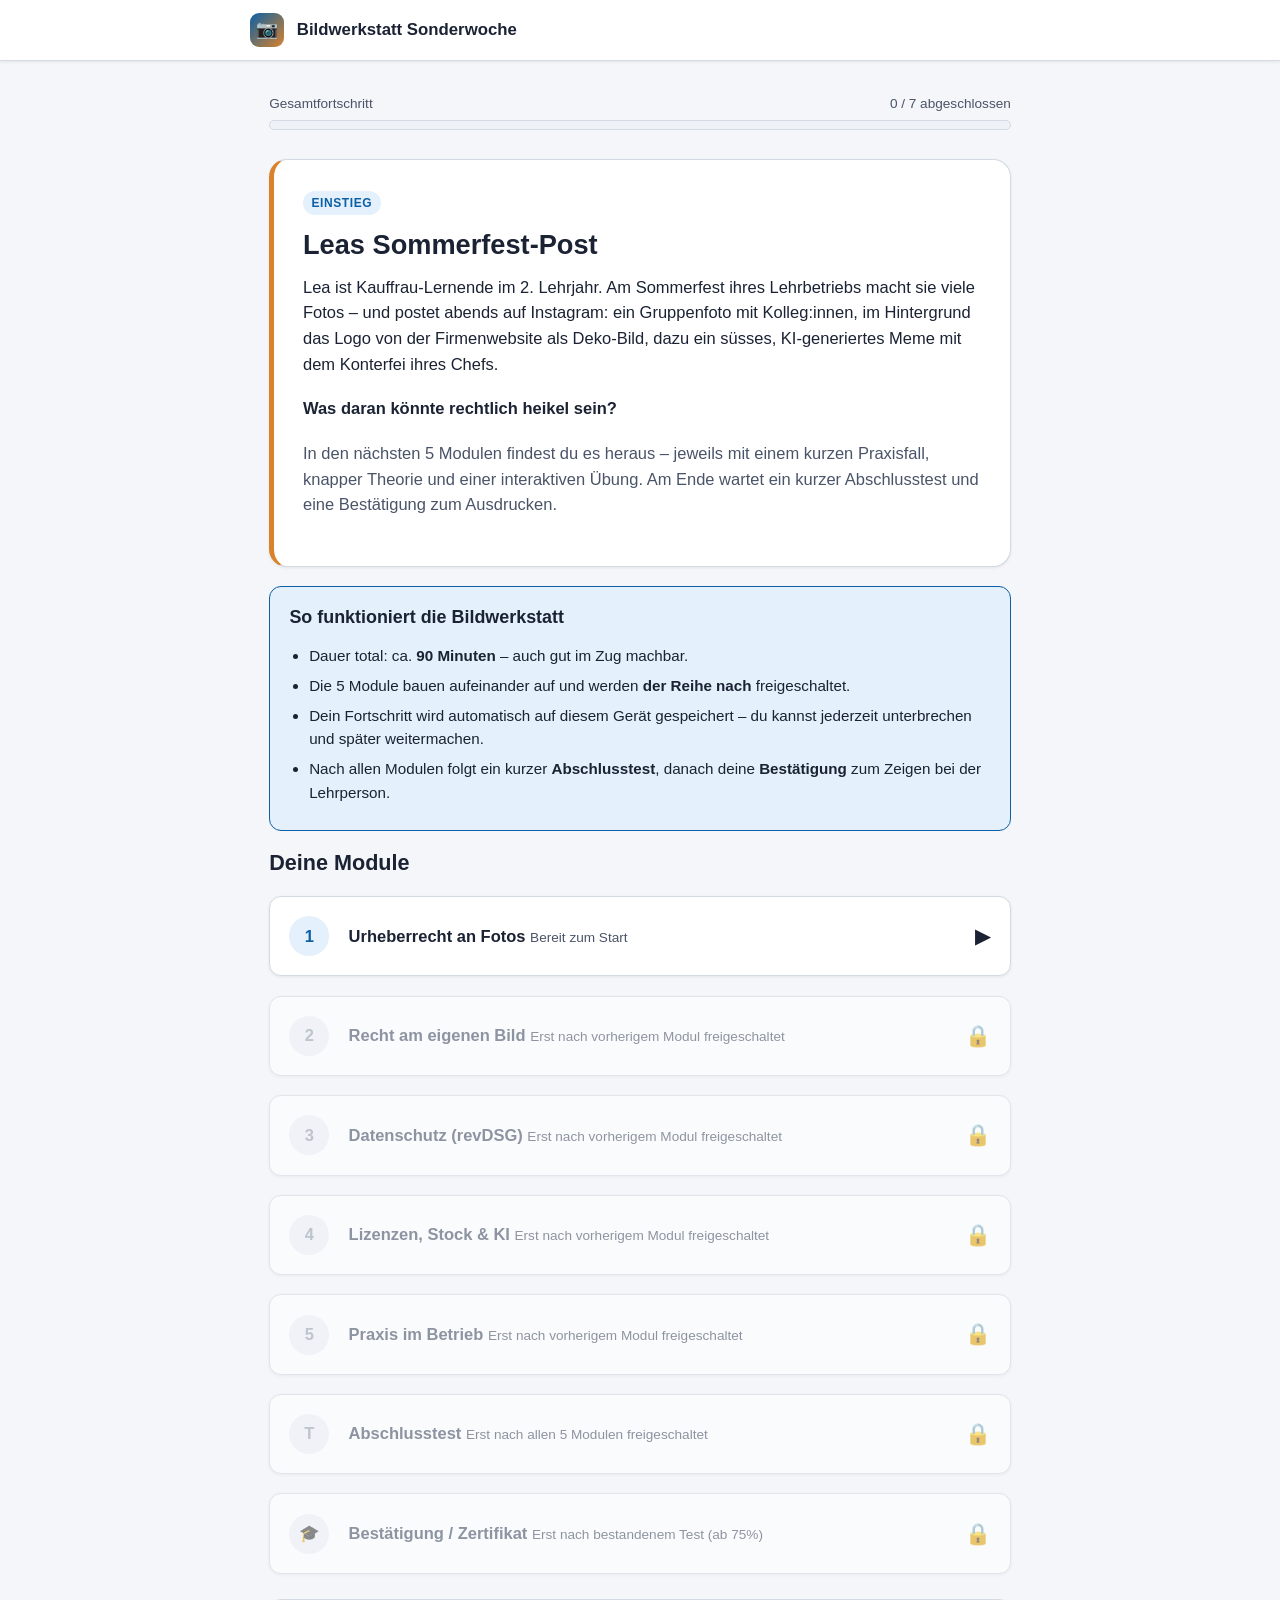
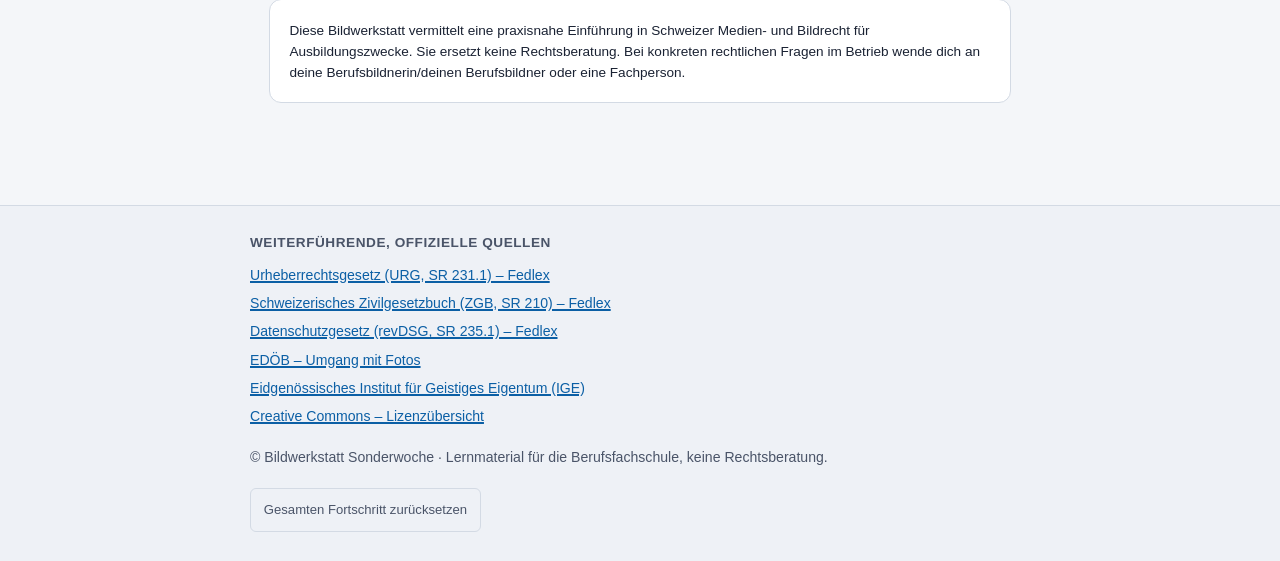
<file: test/abschlusstest.html>
<!DOCTYPE html>
<html lang="de">
<head>
<meta charset="UTF-8">
<meta name="viewport" content="width=device-width, initial-scale=1, viewport-fit=cover">
<title>Abschlusstest – Bildwerkstatt Sonderwoche</title>
<meta name="description" content="Abschlusstest zur Bildwerkstatt: 12 zufällige Fragen (Multiple-Choice, K-Prim, Lückentext) aus allen Modulen, beliebig wiederholbar.">
<link rel="stylesheet" href="../assets/css/style.css">
</head>
<body>
<a class="skip-link" href="#main">Zum Inhalt springen</a>

<header class="site-header">
  <div class="site-header__inner">
    <a class="brand" href="../index.html">
      <span class="brand__mark" aria-hidden="true">📷</span>
      Bildwerkstatt Sonderwoche
    </a>
    <a class="home-link" href="../index.html">← Übersicht</a>
  </div>
</header>

<main id="main">
  <div class="module-breadcrumb">Abschlusstest</div>
  <div class="progress-wrap">
    <div id="progress-bar-container"></div>
  </div>

  <section class="card card--scenario">
    <span class="tag">Abschlusstest</span>
    <h1>Zeig, was du gelernt hast</h1>
    <p>
      Du bekommst jetzt <strong>12 zufällig ausgewählte Fragen</strong> aus allen
      Modulen – Multiple-Choice mit Begründung, K-Prim-Aussagen (4 Teilaussagen je
      richtig/falsch beurteilen) und Lückentexte. Ab <strong>75%</strong> hast du
      bestanden und kannst deine Bestätigung erstellen.
    </p>
    <p class="text-muted">Die richtigen Antworten werden nach der Abgabe nicht
      angezeigt – du siehst nur dein Gesamtergebnis in Prozent. Du kannst den Test
      beliebig oft wiederholen, jedes Mal mit neu zusammengestellten Fragen.</p>
  </section>

  <div id="quiz-root"></div>

  <nav class="module-nav" aria-label="Navigation">
    <a class="btn btn--secondary" href="../module/05-praxis-betrieb.html">← Modul 5</a>
    <a class="btn btn--secondary" href="../index.html">Übersicht</a>
  </nav>
</main>

<footer class="site-footer">
  <div class="site-footer__inner">
    <div class="disclaimer">
      Diese Bildwerkstatt vermittelt eine praxisnahe Einführung in Schweizer Medien-
      und Bildrecht für Ausbildungszwecke. Sie ersetzt keine Rechtsberatung. Bei
      konkreten rechtlichen Fragen im Betrieb wende dich an deine
      Berufsbildnerin/deinen Berufsbildner oder eine Fachperson.
    </div>
    <button class="reset-btn no-print" id="reset-btn" type="button">Gesamten Fortschritt zurücksetzen</button>
  </div>
</footer>

<script type="module">
  import { renderProgressBar, setupResetButton, enforceUnlock } from "../assets/js/progress.js";
  import { initQuiz } from "../assets/js/quiz-engine.js";

  if (enforceUnlock("test")) {
    renderProgressBar(document.getElementById("progress-bar-container"), "Abschlusstest");
    setupResetButton(document.getElementById("reset-btn"));
    initQuiz(document.getElementById("quiz-root"));
  }
</script>
</body>
</html>
</file>
<file: assets/css/style.css>
/* ==========================================================================
   Bildwerkstatt Sonderwoche – Basis-Stylesheet
   Mobile-First, keine externen Fonts/Libraries
   ========================================================================== */

:root {
  --color-bg: #f4f6f9;
  --color-surface: #ffffff;
  --color-surface-alt: #eef1f6;
  --color-text: #1a2233;
  --color-text-muted: #4a5468;
  --color-primary: #0b5fa5;
  --color-primary-dark: #084a82;
  --color-primary-light: #e4f0fb;
  --color-accent: #d9822b;
  --color-success: #1b7a43;
  --color-success-bg: #e4f6e9;
  --color-danger: #b3261e;
  --color-danger-bg: #fbe7e6;
  --color-warning-bg: #fff4e0;
  --color-border: #d3dae4;
  --color-locked: #9aa4b2;

  --radius-sm: 6px;
  --radius-md: 12px;
  --radius-lg: 18px;

  --shadow-sm: 0 1px 3px rgba(20, 30, 50, 0.08);
  --shadow-md: 0 4px 16px rgba(20, 30, 50, 0.12);

  --space-1: 0.4rem;
  --space-2: 0.8rem;
  --space-3: 1.2rem;
  --space-4: 1.8rem;
  --space-5: 2.6rem;

  --font-base: -apple-system, BlinkMacSystemFont, "Segoe UI", Roboto, Helvetica, Arial, sans-serif;

  color-scheme: light;
}

@media (prefers-color-scheme: dark) {
  :root {
    --color-bg: #10151f;
    --color-surface: #1a2130;
    --color-surface-alt: #232c3d;
    --color-text: #eef2f8;
    --color-text-muted: #b3bccc;
    --color-primary: #4d9fe0;
    --color-primary-dark: #79bcf0;
    --color-primary-light: #1c3550;
    --color-accent: #e8a34f;
    --color-success: #57c47e;
    --color-success-bg: #143824;
    --color-danger: #ef6b62;
    --color-danger-bg: #3a1e1c;
    --color-warning-bg: #3a2f16;
    --color-border: #34405a;
    --color-locked: #5c6577;
    color-scheme: dark;
  }
}

*,
*::before,
*::after {
  box-sizing: border-box;
}

html {
  -webkit-text-size-adjust: 100%;
}

body {
  margin: 0;
  font-family: var(--font-base);
  background: var(--color-bg);
  color: var(--color-text);
  line-height: 1.55;
  font-size: 16.5px;
  min-height: 100vh;
  display: flex;
  flex-direction: column;
}

h1, h2, h3, h4 {
  line-height: 1.25;
  margin: 0 0 var(--space-2);
  color: var(--color-text);
}

h1 { font-size: 1.7rem; }
h2 { font-size: 1.35rem; }
h3 { font-size: 1.12rem; }

p { margin: 0 0 var(--space-3); }

a {
  color: var(--color-primary);
  text-decoration-thickness: 2px;
}

a:hover { color: var(--color-primary-dark); }

img { max-width: 100%; display: block; }

button {
  font-family: inherit;
  font-size: 1rem;
  cursor: pointer;
}

ul, ol {
  padding-left: 1.3em;
}

li { margin-bottom: var(--space-1); }

/* ---------- Layout ---------- */

.site-header {
  background: var(--color-surface);
  border-bottom: 1px solid var(--color-border);
  padding: var(--space-2) var(--space-3);
  position: sticky;
  top: 0;
  z-index: 20;
  box-shadow: var(--shadow-sm);
}

.site-header__inner {
  max-width: 780px;
  margin: 0 auto;
  display: flex;
  align-items: center;
  justify-content: space-between;
  gap: var(--space-2);
}

.brand {
  display: flex;
  align-items: center;
  gap: var(--space-2);
  text-decoration: none;
  color: var(--color-text);
  font-weight: 700;
  font-size: 1.05rem;
}

.brand__mark {
  width: 34px;
  height: 34px;
  border-radius: 9px;
  background: linear-gradient(135deg, var(--color-primary), var(--color-accent));
  display: flex;
  align-items: center;
  justify-content: center;
  color: #fff;
  font-size: 1.1rem;
  flex-shrink: 0;
}

.home-link {
  font-size: 0.9rem;
  white-space: nowrap;
}

main {
  flex: 1;
  width: 100%;
  max-width: 780px;
  margin: 0 auto;
  padding: var(--space-3) var(--space-3) var(--space-5);
}

.site-footer {
  background: var(--color-surface-alt);
  border-top: 1px solid var(--color-border);
  padding: var(--space-4) var(--space-3);
  margin-top: var(--space-5);
}

.site-footer__inner {
  max-width: 780px;
  margin: 0 auto;
  font-size: 0.88rem;
  color: var(--color-text-muted);
}

.site-footer h4 {
  font-size: 0.85rem;
  text-transform: uppercase;
  letter-spacing: 0.04em;
  color: var(--color-text-muted);
  margin-bottom: var(--space-2);
}

.site-footer ul {
  list-style: none;
  padding: 0;
  margin: 0 0 var(--space-3);
}

.site-footer li {
  margin-bottom: var(--space-1);
}

.disclaimer {
  background: var(--color-surface);
  border: 1px solid var(--color-border);
  border-radius: var(--radius-md);
  padding: var(--space-3);
  margin-bottom: var(--space-3);
  font-size: 0.85rem;
}

.reset-btn {
  background: none;
  border: 1px solid var(--color-border);
  color: var(--color-text-muted);
  border-radius: var(--radius-sm);
  padding: var(--space-1) var(--space-2);
  font-size: 0.82rem;
  min-height: 44px;
}

.reset-btn:hover {
  border-color: var(--color-danger);
  color: var(--color-danger);
}

/* ---------- Fortschrittsanzeige ---------- */

.progress-wrap {
  margin: var(--space-2) 0 var(--space-4);
}

.progress-wrap__label {
  display: flex;
  justify-content: space-between;
  font-size: 0.85rem;
  color: var(--color-text-muted);
  margin-bottom: var(--space-1);
}

.progress-bar {
  height: 10px;
  border-radius: 999px;
  background: var(--color-surface-alt);
  border: 1px solid var(--color-border);
  overflow: hidden;
}

.progress-bar__fill {
  height: 100%;
  background: linear-gradient(90deg, var(--color-primary), var(--color-accent));
  border-radius: 999px;
  transition: width 0.4s ease;
}

.progress-dots {
  display: flex;
  gap: var(--space-1);
  margin-top: var(--space-2);
}

.progress-dot {
  flex: 1;
  height: 6px;
  border-radius: 999px;
  background: var(--color-surface-alt);
  border: 1px solid var(--color-border);
}

.progress-dot.is-done { background: var(--color-success); border-color: var(--color-success); }
.progress-dot.is-current { background: var(--color-primary); border-color: var(--color-primary); }

/* ---------- Karten & Buttons ---------- */

.card {
  background: var(--color-surface);
  border: 1px solid var(--color-border);
  border-radius: var(--radius-lg);
  padding: var(--space-4);
  margin-bottom: var(--space-3);
  box-shadow: var(--shadow-sm);
}

.card--scenario {
  border-left: 5px solid var(--color-accent);
}

.card--theory {
  border-left: 5px solid var(--color-primary);
}

.card--exercise {
  border-left: 5px solid var(--color-success);
}

.tag {
  display: inline-block;
  font-size: 0.75rem;
  font-weight: 700;
  text-transform: uppercase;
  letter-spacing: 0.05em;
  color: var(--color-primary);
  background: var(--color-primary-light);
  padding: 0.25em 0.7em;
  border-radius: 999px;
  margin-bottom: var(--space-2);
}

.btn {
  display: inline-flex;
  align-items: center;
  justify-content: center;
  gap: 0.5em;
  min-height: 44px;
  padding: 0.7em 1.4em;
  border-radius: var(--radius-md);
  border: none;
  background: var(--color-primary);
  color: #fff;
  font-weight: 600;
  text-decoration: none;
  transition: background 0.15s ease, transform 0.1s ease;
}

.btn:hover { background: var(--color-primary-dark); color: #fff; }
.btn:active { transform: scale(0.98); }

.btn:disabled,
.btn.is-disabled {
  background: var(--color-locked);
  cursor: not-allowed;
  pointer-events: none;
}

.btn--secondary {
  background: var(--color-surface-alt);
  color: var(--color-text);
  border: 1px solid var(--color-border);
}

.btn--secondary:hover { background: var(--color-border); color: var(--color-text); }

.btn--block { width: 100%; }

.btn-row {
  display: flex;
  flex-wrap: wrap;
  gap: var(--space-2);
  margin-top: var(--space-3);
}

/* ---------- Modul-Übersicht (Startseite) ---------- */

.module-list {
  list-style: none;
  padding: 0;
  margin: var(--space-3) 0;
  display: flex;
  flex-direction: column;
  gap: var(--space-2);
}

.module-item {
  display: flex;
  align-items: center;
  gap: var(--space-3);
  background: var(--color-surface);
  border: 1px solid var(--color-border);
  border-radius: var(--radius-md);
  padding: var(--space-3);
  text-decoration: none;
  color: var(--color-text);
  box-shadow: var(--shadow-sm);
  min-height: 44px;
}

.module-item:hover:not(.is-locked) {
  border-color: var(--color-primary);
}

.module-item.is-locked {
  opacity: 0.6;
  cursor: not-allowed;
  color: var(--color-text-muted);
}

.module-item__num {
  flex-shrink: 0;
  width: 40px;
  height: 40px;
  border-radius: 50%;
  background: var(--color-primary-light);
  color: var(--color-primary);
  display: flex;
  align-items: center;
  justify-content: center;
  font-weight: 700;
}

.module-item.is-done .module-item__num {
  background: var(--color-success-bg);
  color: var(--color-success);
}

.module-item.is-locked .module-item__num {
  background: var(--color-surface-alt);
  color: var(--color-locked);
}

.module-item__body { flex: 1; min-width: 0; }
.module-item__title { font-weight: 600; margin-bottom: 0.15em; }
.module-item__meta { font-size: 0.85rem; color: var(--color-text-muted); }

.module-item__status {
  flex-shrink: 0;
  font-size: 1.3rem;
}

/* ---------- Merkkasten / Boxen ---------- */

.box {
  border-radius: var(--radius-md);
  padding: var(--space-3);
  margin: var(--space-3) 0;
  font-size: 0.95rem;
}

.box--info {
  background: var(--color-primary-light);
  border: 1px solid var(--color-primary);
}

.box--tip {
  background: var(--color-warning-bg);
  border: 1px solid var(--color-accent);
}

.box--rule {
  background: var(--color-surface-alt);
  border: 1px dashed var(--color-border);
}

.box h3 { margin-bottom: var(--space-1); }
.box p:last-child, .box ul:last-child, .box ol:last-child { margin-bottom: 0; }

/* ---------- Modul-Navigation ---------- */

.module-nav {
  display: flex;
  justify-content: space-between;
  align-items: center;
  margin: var(--space-4) 0 var(--space-2);
  gap: var(--space-2);
  flex-wrap: wrap;
}

.module-breadcrumb {
  font-size: 0.85rem;
  color: var(--color-text-muted);
  margin-bottom: var(--space-2);
}

/* ---------- Übungen: generisch ---------- */

.exercise-item {
  background: var(--color-surface-alt);
  border: 1px solid var(--color-border);
  border-radius: var(--radius-md);
  padding: var(--space-3);
  margin-bottom: var(--space-2);
}

.exercise-feedback {
  margin-top: var(--space-2);
  padding: var(--space-2) var(--space-3);
  border-radius: var(--radius-sm);
  font-size: 0.92rem;
  display: none;
}

.exercise-feedback.is-visible { display: block; }

.exercise-feedback.is-correct {
  background: var(--color-success-bg);
  color: var(--color-success);
  border: 1px solid var(--color-success);
}

.exercise-feedback.is-incorrect {
  background: var(--color-danger-bg);
  color: var(--color-danger);
  border: 1px solid var(--color-danger);
}

.exercise-feedback.is-neutral {
  background: var(--color-primary-light);
  color: var(--color-primary-dark);
  border: 1px solid var(--color-primary);
}

.exercise-summary {
  margin-top: var(--space-3);
  padding: var(--space-3);
  border-radius: var(--radius-md);
  background: var(--color-surface);
  border: 1px solid var(--color-border);
  display: none;
}

.exercise-summary.is-visible { display: block; }

/* Drag & Drop */

.dnd-board {
  display: grid;
  grid-template-columns: 1fr;
  gap: var(--space-2);
  margin: var(--space-3) 0;
}

@media (min-width: 620px) {
  .dnd-board { grid-template-columns: repeat(3, 1fr); }
}

.dnd-zone {
  border: 2px dashed var(--color-border);
  border-radius: var(--radius-md);
  padding: var(--space-2);
  min-height: 90px;
  background: var(--color-surface);
}

.dnd-zone__title {
  font-weight: 700;
  font-size: 0.85rem;
  text-transform: uppercase;
  letter-spacing: 0.03em;
  color: var(--color-text-muted);
  margin-bottom: var(--space-1);
}

.dnd-zone.is-dragover {
  border-color: var(--color-primary);
  background: var(--color-primary-light);
}

.dnd-pool {
  display: flex;
  flex-wrap: wrap;
  gap: var(--space-2);
  margin-bottom: var(--space-2);
}

.dnd-card {
  background: var(--color-surface);
  border: 1px solid var(--color-border);
  border-radius: var(--radius-sm);
  padding: var(--space-2);
  font-size: 0.88rem;
  cursor: grab;
  touch-action: none;
  user-select: none;
  min-height: 44px;
  display: flex;
  align-items: center;
  box-shadow: var(--shadow-sm);
}

.dnd-card:active { cursor: grabbing; }

.dnd-card.is-dragging { opacity: 0.5; }

.dnd-card__buttons {
  display: flex;
  gap: 4px;
  margin-left: auto;
  padding-left: var(--space-2);
}

.dnd-card__btn {
  min-height: 32px;
  min-width: 32px;
  padding: 0 6px;
  font-size: 0.75rem;
  border-radius: 4px;
  border: 1px solid var(--color-border);
  background: var(--color-surface-alt);
}

/* Entscheidungsbaum */

.tree-question {
  font-weight: 600;
  margin-bottom: var(--space-2);
}

.tree-options {
  display: flex;
  flex-direction: column;
  gap: var(--space-2);
}

.tree-option-btn {
  text-align: left;
  background: var(--color-surface);
  border: 1px solid var(--color-border);
  border-radius: var(--radius-md);
  padding: var(--space-2) var(--space-3);
  min-height: 44px;
}

.tree-option-btn:hover { border-color: var(--color-primary); }

.tree-result {
  margin-top: var(--space-3);
}

.tree-path {
  font-size: 0.8rem;
  color: var(--color-text-muted);
  margin-bottom: var(--space-3);
}

/* Checkliste */

.checklist {
  list-style: none;
  padding: 0;
  margin: var(--space-3) 0;
}

.checklist li {
  display: flex;
  align-items: flex-start;
  gap: var(--space-2);
  padding: var(--space-2);
  border: 1px solid var(--color-border);
  border-radius: var(--radius-sm);
  margin-bottom: var(--space-1);
  background: var(--color-surface);
}

.checklist input[type="checkbox"] {
  width: 22px;
  height: 22px;
  flex-shrink: 0;
  margin-top: 2px;
}

/* Memory */

.memory-board {
  display: grid;
  grid-template-columns: repeat(2, 1fr);
  gap: var(--space-2);
  margin: var(--space-3) 0;
}

@media (min-width: 520px) {
  .memory-board { grid-template-columns: repeat(3, 1fr); }
}

.memory-card {
  min-height: 76px;
  border-radius: var(--radius-md);
  border: 1px solid var(--color-border);
  background: var(--color-primary);
  color: #fff;
  display: flex;
  align-items: center;
  justify-content: center;
  text-align: center;
  font-weight: 600;
  font-size: 0.85rem;
  padding: var(--space-2);
  min-height: 44px;
}

.memory-card.is-flipped {
  background: var(--color-surface);
  color: var(--color-text);
}

.memory-card.is-matched {
  background: var(--color-success-bg);
  color: var(--color-success);
  border-color: var(--color-success);
}

/* Post-Simulator */

.sim-card {
  background: var(--color-surface);
  border: 1px solid var(--color-border);
  border-radius: var(--radius-lg);
  overflow: hidden;
  margin-bottom: var(--space-3);
}

.sim-card__photo {
  background: var(--color-surface-alt);
  padding: var(--space-4);
  font-size: 0.9rem;
  color: var(--color-text-muted);
  border-bottom: 1px solid var(--color-border);
}

.sim-card__body { padding: var(--space-3); }

.sim-choices {
  display: flex;
  flex-wrap: wrap;
  gap: var(--space-2);
  margin-top: var(--space-2);
}

/* ---------- Formulare (Freitext etc.) ---------- */

textarea, input[type="text"] {
  width: 100%;
  font-family: inherit;
  font-size: 1rem;
  padding: var(--space-2);
  border: 1px solid var(--color-border);
  border-radius: var(--radius-sm);
  background: var(--color-surface);
  color: var(--color-text);
  min-height: 44px;
}

textarea { min-height: 88px; resize: vertical; }

label {
  display: block;
  font-weight: 600;
  margin-bottom: var(--space-1);
  font-size: 0.92rem;
}

/* ---------- Lock overlay ---------- */

.lock-notice {
  text-align: center;
  padding: var(--space-5) var(--space-3);
}

.lock-notice__icon {
  font-size: 2.6rem;
  margin-bottom: var(--space-2);
}

/* ---------- Utility ---------- */

.text-muted { color: var(--color-text-muted); }
.text-center { text-align: center; }
.mt-0 { margin-top: 0; }
.mb-0 { margin-bottom: 0; }
.hidden { display: none !important; }
.sr-only {
  position: absolute;
  width: 1px; height: 1px;
  padding: 0; margin: -1px;
  overflow: hidden;
  clip: rect(0,0,0,0);
  white-space: nowrap;
  border: 0;
}

.skip-link {
  position: absolute;
  left: -999px;
  top: 0;
  background: var(--color-primary);
  color: #fff;
  padding: var(--space-2) var(--space-3);
  z-index: 100;
  border-radius: 0 0 var(--radius-sm) 0;
}

.skip-link:focus {
  left: 0;
}

:focus-visible {
  outline: 3px solid var(--color-accent);
  outline-offset: 2px;
}

/* ---------- Zertifikat ---------- */

.certificate {
  background: var(--color-surface);
  border: 3px solid var(--color-primary);
  border-radius: var(--radius-lg);
  padding: var(--space-5) var(--space-4);
  text-align: center;
  margin: var(--space-3) 0;
}

.certificate__title {
  text-transform: uppercase;
  letter-spacing: 0.08em;
  color: var(--color-primary);
  font-size: 0.95rem;
  margin-bottom: var(--space-2);
}

.certificate__name {
  font-size: 1.8rem;
  font-weight: 800;
  margin: var(--space-2) 0;
}

.certificate__meta {
  display: flex;
  flex-wrap: wrap;
  justify-content: center;
  gap: var(--space-4);
  margin: var(--space-4) 0;
  font-size: 0.9rem;
}

.certificate__meta div { text-align: center; }

.certificate__meta strong {
  display: block;
  font-size: 1.1rem;
  color: var(--color-text);
}

.certificate__code {
  font-family: ui-monospace, SFMono-Regular, Menlo, Consolas, monospace;
  background: var(--color-surface-alt);
  border: 1px dashed var(--color-border);
  border-radius: var(--radius-sm);
  padding: var(--space-2);
  display: inline-block;
  margin-top: var(--space-2);
  font-size: 0.95rem;
}

@media print {
  .site-header, .site-footer, .no-print { display: none !important; }
  body { background: #fff; }
  main { max-width: 100%; padding: 0; }
  .certificate { border-color: #000; }
}
</file>
